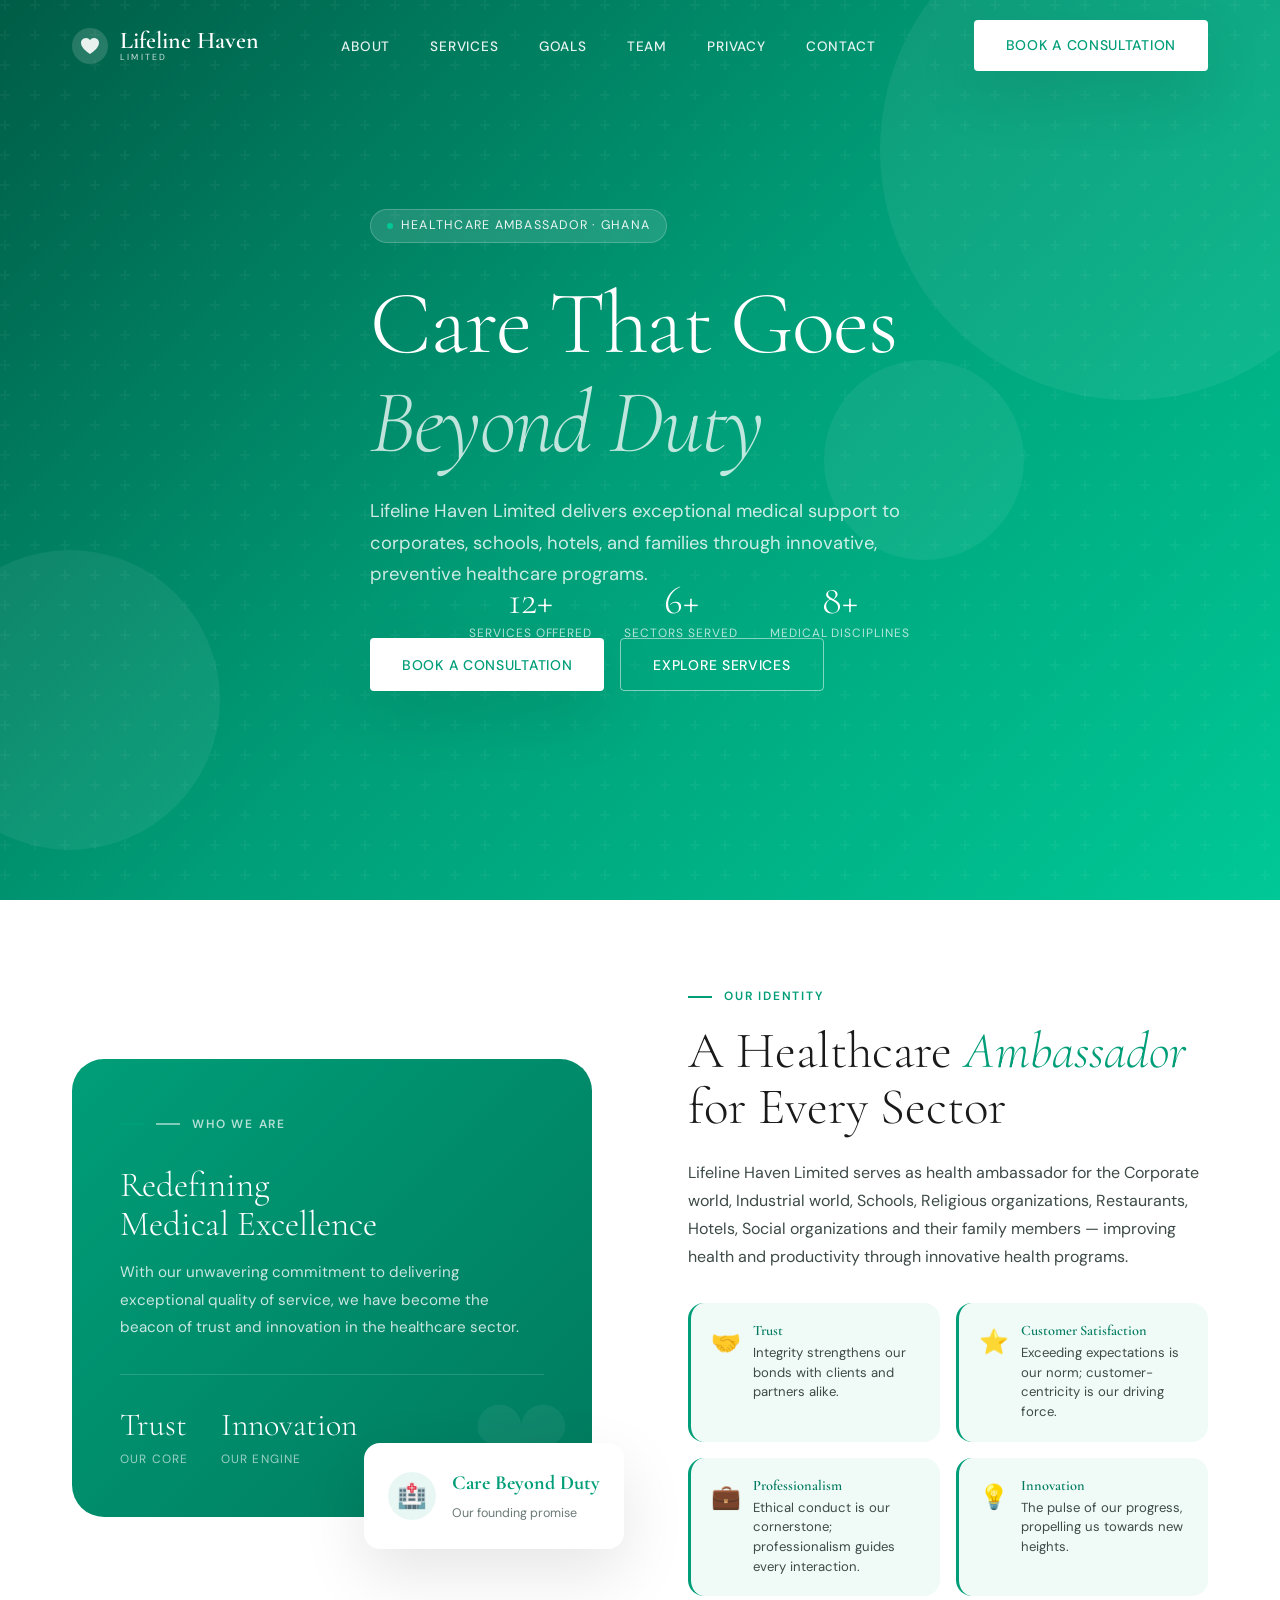
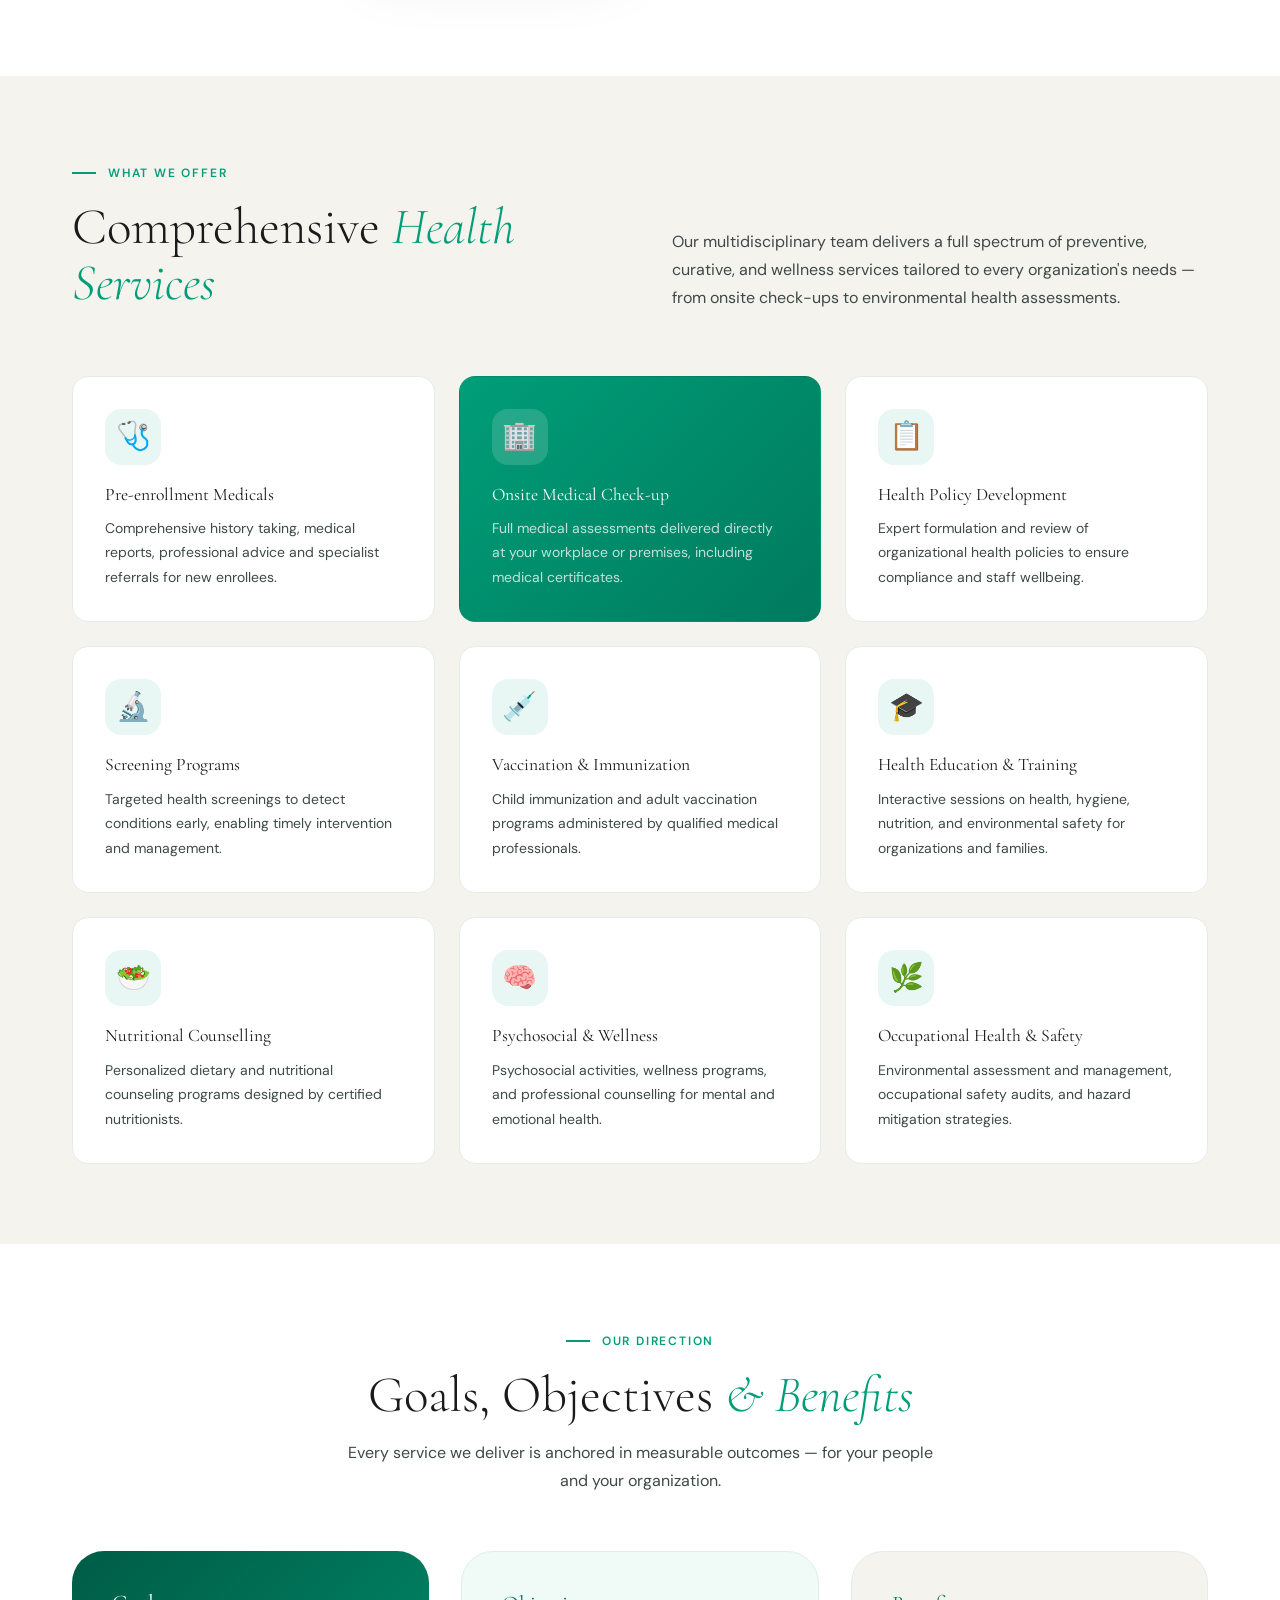
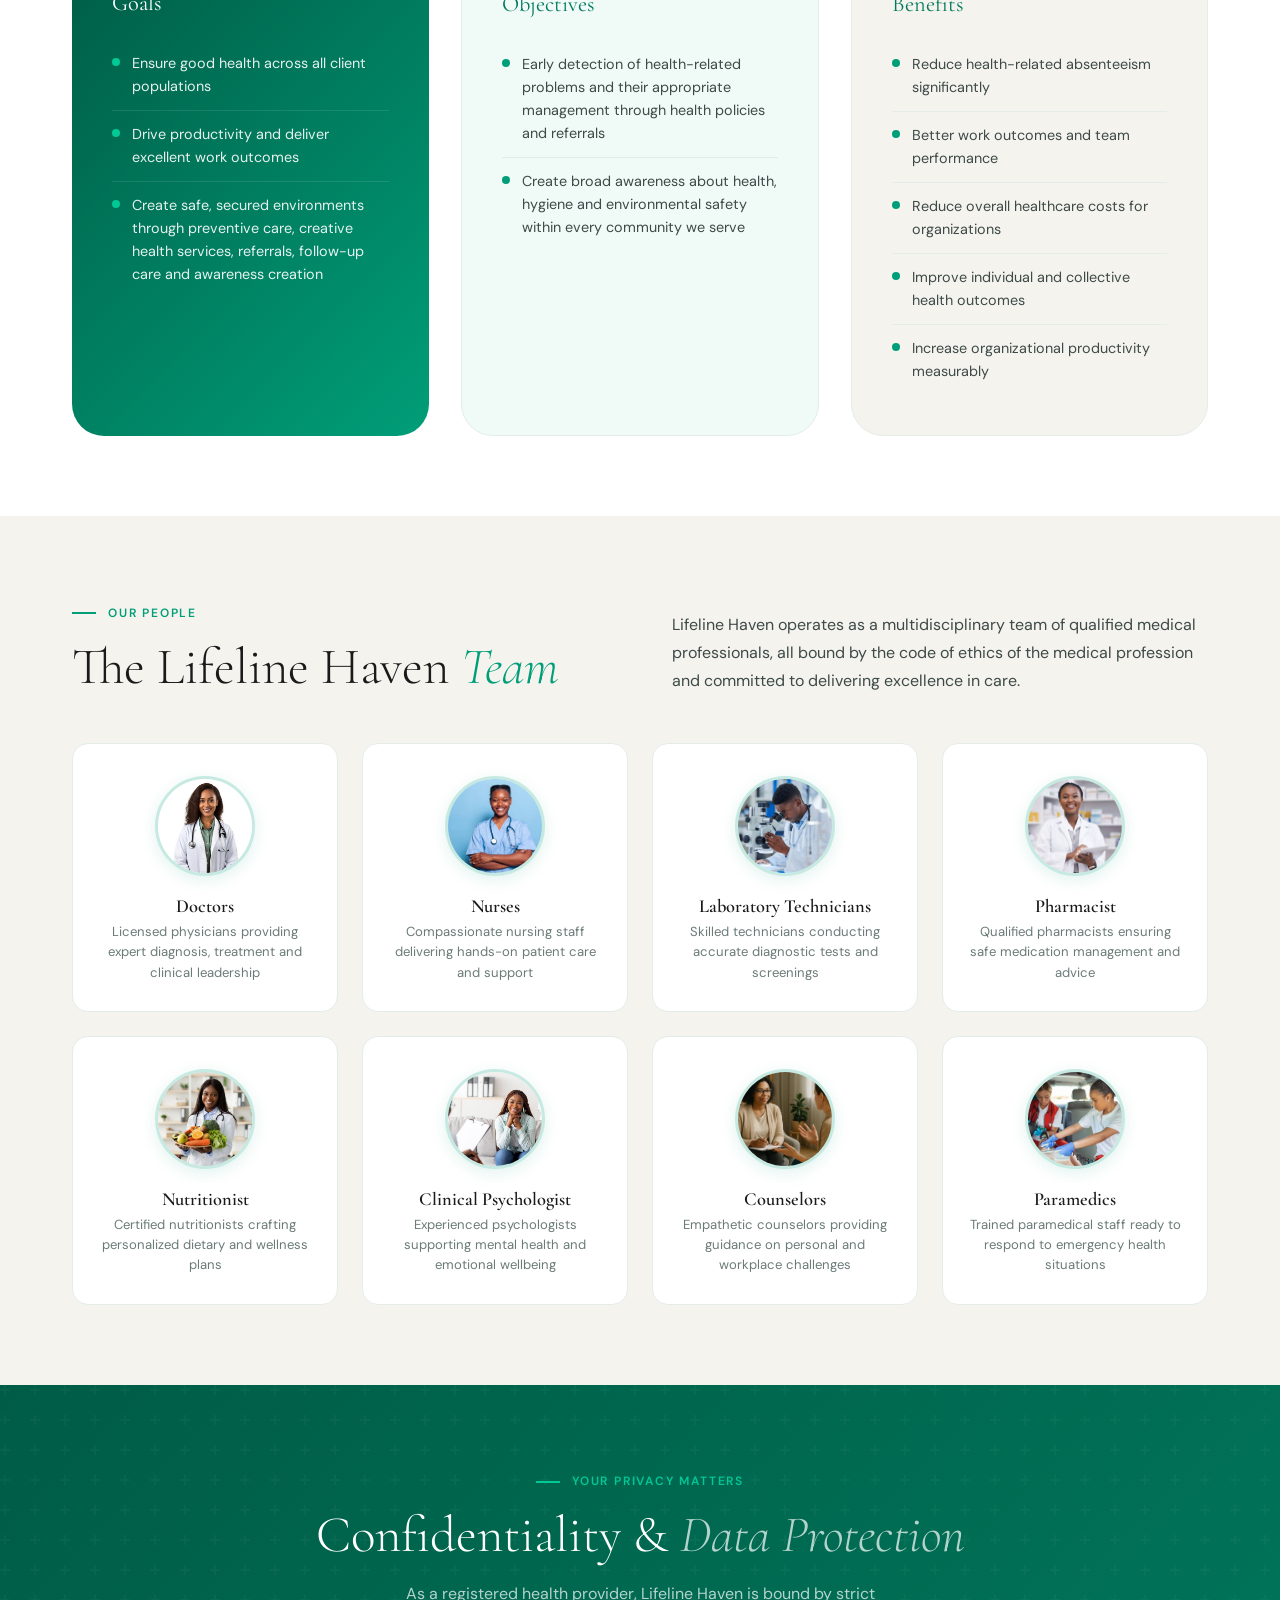
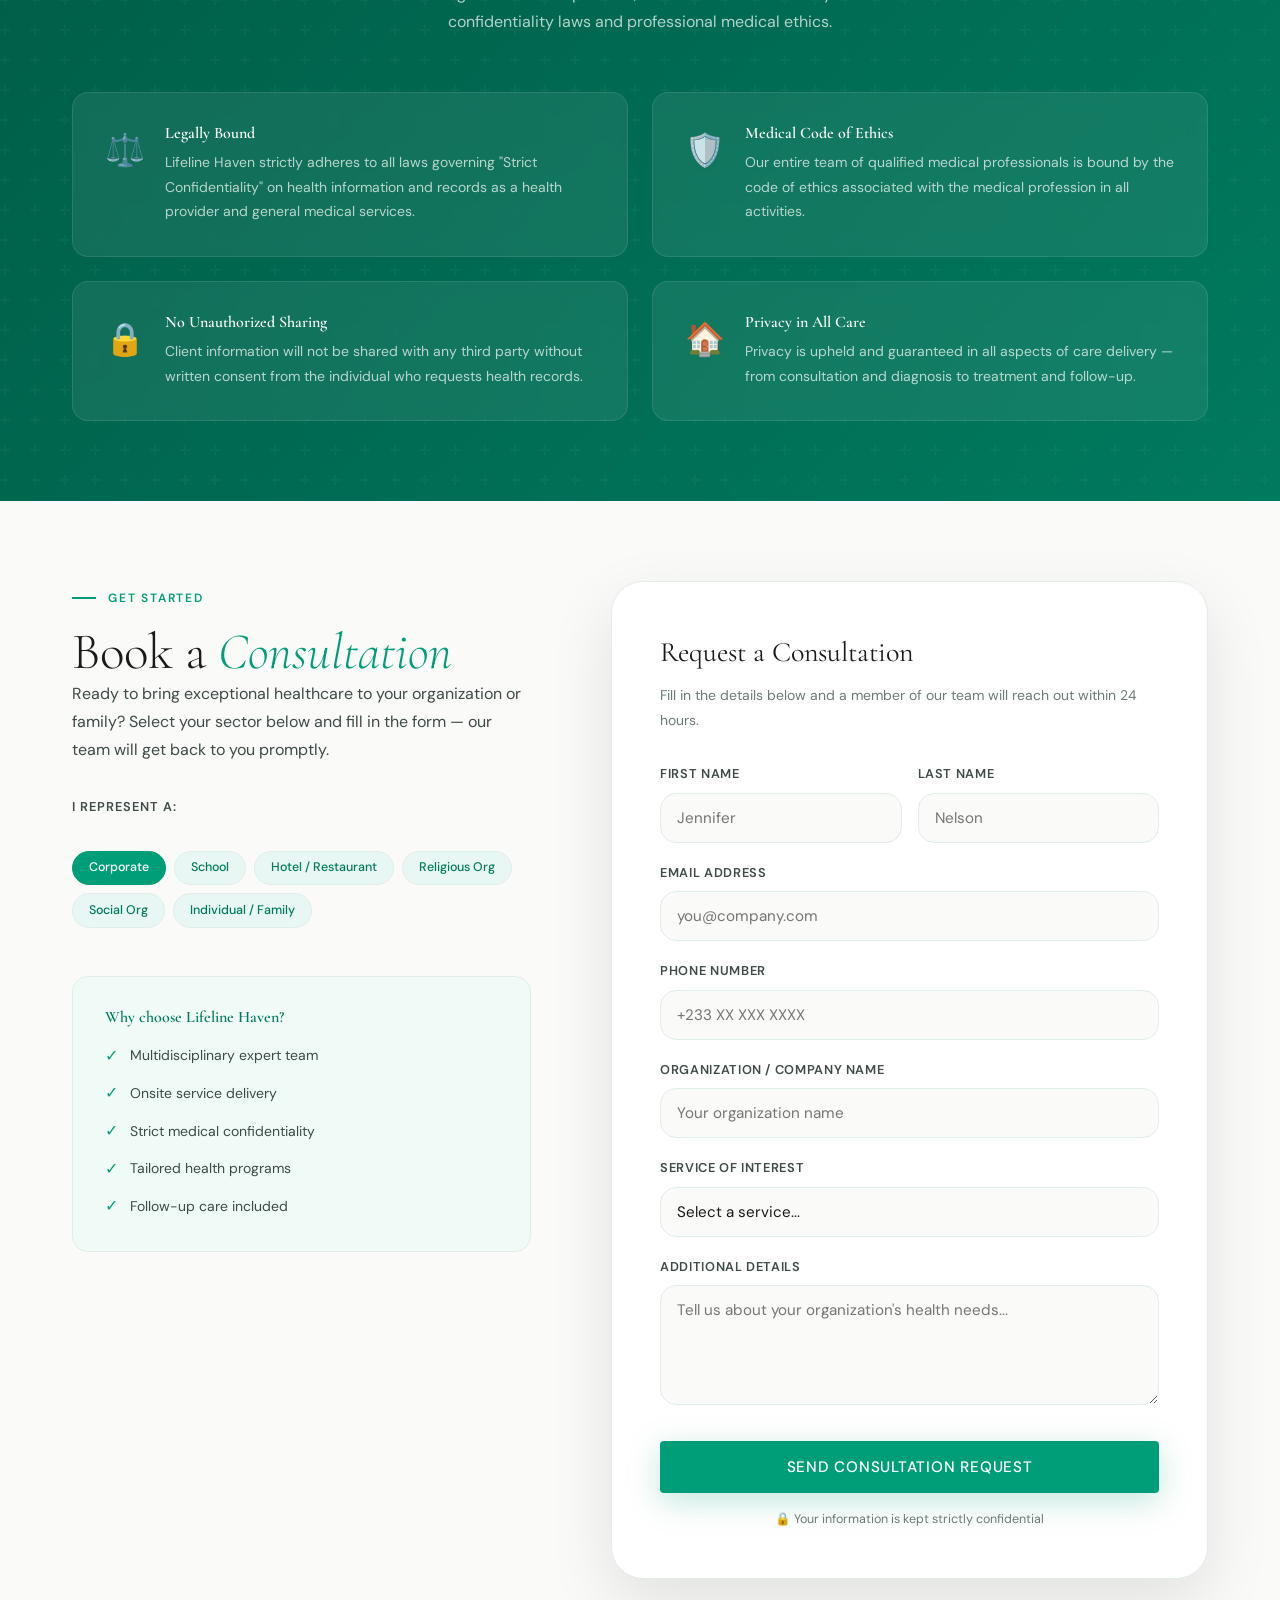
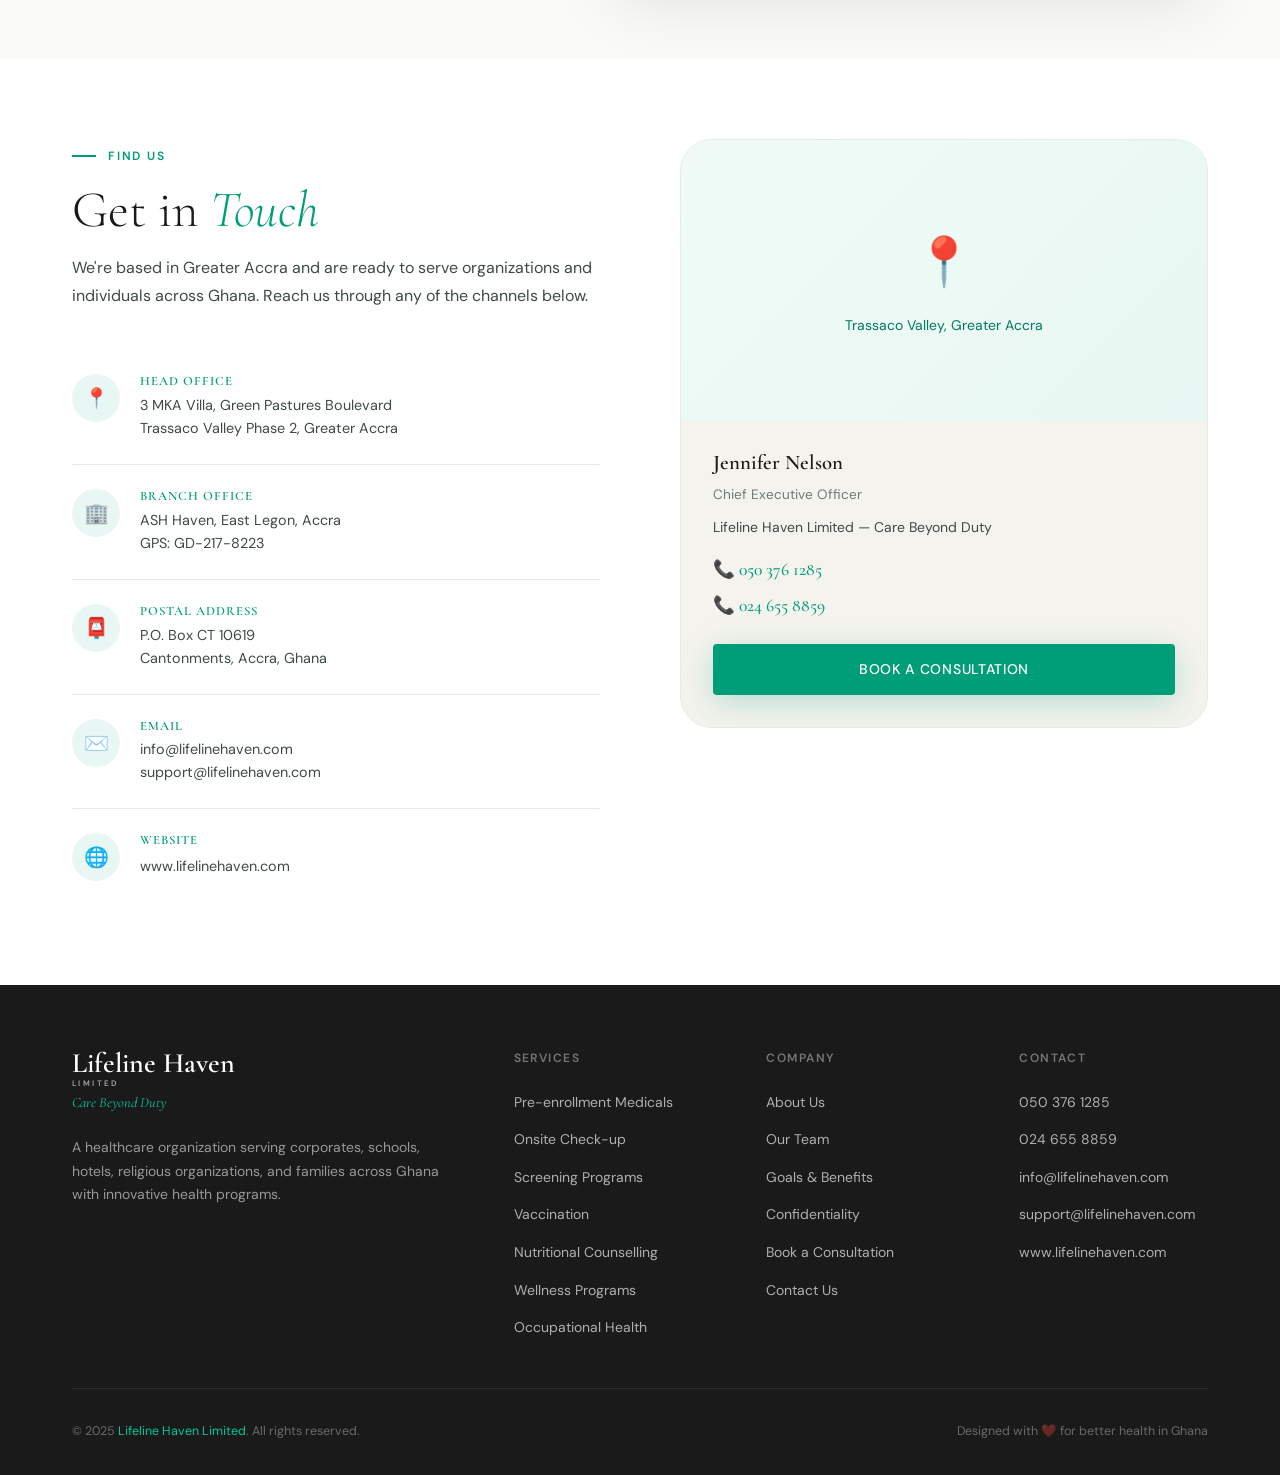
<file: index.html>
<!DOCTYPE html>

<html lang="en">
<head>
  <meta charset="UTF-8" />
  <meta name="viewport" content="width=device-width, initial-scale=1.0" />
  <title>Lifeline Haven Limited — Care Beyond Duty</title>
  <meta name="description" content="Lifeline Haven Limited is a Healthcare Organization serving corporates, schools, hotels, and families with innovative health programs in Ghana." />
  <link rel="stylesheet" href="css/style.css" />
  <link rel="icon" type="image/svg+xml" href="assets/favicon.svg" />
</head>
<body>

  <!-- ===== MOBILE NAV ===== -->

  <nav class="mobile-nav">
    <button class="mobile-close">✕</button>
    <a href="pages/about.html" class="nav-link">About</a>
    <a href="pages/services.html" class="nav-link">Services</a>
    <a href="#goals" class="nav-link">Goals</a>
    <a href="#team" class="nav-link">Team</a>
    <a href="#contact" class="nav-link">Contact</a>
    <a href="#booking" class="btn btn-primary">Book a Consultation</a>
  </nav>

  <!-- ===== NAVBAR ===== -->

  <header class="navbar">
    <div class="container">
      <div class="nav-inner">
        <a href="index.html" class="nav-logo">
          <svg class="nav-logo-icon" viewBox="0 0 36 36" fill="none" xmlns="http://www.w3.org/2000/svg">
            <circle cx="18" cy="18" r="18" fill="rgba(255,255,255,0.15)"/>
            <path d="M18 26s-9-5.5-9-11a5 5 0 0 1 9-3 5 5 0 0 1 9 3c0 5.5-9 11-9 11z" fill="white" opacity="0.9"/>
          </svg>
          <div class="nav-logo-text">
            Lifeline Haven
            <span>Limited</span>
          </div>
        </a>
        <ul class="nav-links">
          <li><a href="pages/about.html" class="nav-link">About</a></li>
          <li><a href="pages/services.html" class="nav-link">Services</a></li>
          <li><a href="#goals" class="nav-link">Goals</a></li>
          <li><a href="#team" class="nav-link">Team</a></li>
          <li><a href="#confidentiality" class="nav-link">Privacy</a></li>
          <li><a href="#contact" class="nav-link">Contact</a></li>
        </ul>
        <a href="#booking" class="btn btn-white nav-cta">Book a Consultation</a>
        <div class="hamburger">
          <span></span><span></span><span></span>
        </div>
      </div>
    </div>
  </header>

  <!-- ===== HERO ===== -->

  <section class="hero" id="home">
    <div class="hero-orb hero-orb-1"></div>
    <div class="hero-orb hero-orb-2"></div>
    <div class="hero-orb hero-orb-3"></div>
    <div class="container">
      <div class="hero-content">
        <div class="hero-badge">Healthcare Ambassador · Ghana</div>
        <h1>Care That Goes<br /><em>Beyond Duty</em></h1>
        <p class="hero-sub">Lifeline Haven Limited delivers exceptional medical support to corporates, schools, hotels, and families through innovative, preventive healthcare programs.</p>
        <div class="hero-actions">
          <a href="#booking" class="btn btn-white">Book a Consultation</a>
          <a href="#services" class="btn btn-outline" style="border-color:rgba(255,255,255,0.5);color:#fff;">Explore Services</a>
        </div>
        <div class="hero-stats">
          <div class="hero-stat">
            <div class="hero-stat-num" data-count="12" data-suffix="+">0+</div>
            <div class="hero-stat-label">Services Offered</div>
          </div>
          <div class="hero-stat">
            <div class="hero-stat-num" data-count="6" data-suffix="+">0+</div>
            <div class="hero-stat-label">Sectors Served</div>
          </div>
          <div class="hero-stat">
            <div class="hero-stat-num" data-count="8" data-suffix="+">0+</div>
            <div class="hero-stat-label">Medical Disciplines</div>
          </div>
        </div>
      </div>
    </div>
  </section>

  <!-- ===== ABOUT ===== -->

  <section class="about" id="about">
    <div class="container">
      <div class="about-grid">


    <div class="about-visual animate-up">
      <div class="about-card-main">
        <div class="section-label" style="color:rgba(255,255,255,0.7);">
          <span style="background:rgba(255,255,255,0.5);width:24px;height:2px;display:inline-block;"></span>
          Who We Are
        </div>
        <h2 style="color:#fff;margin-top:1rem;font-size:2.2rem;">Redefining<br />Medical Excellence</h2>
        <p style="color:rgba(255,255,255,0.78);margin-top:1rem;font-size:0.95rem;line-height:1.8;">
          With our unwavering commitment to delivering exceptional quality of service, we have become the beacon of trust and innovation in the healthcare sector.
        </p>
        <div style="margin-top:2rem;padding-top:1.5rem;border-top:1px solid rgba(255,255,255,0.15);display:flex;gap:2rem;">
          <div>
            <div style="font-family:'Cormorant Garamond',serif;font-size:2rem;color:#fff;font-weight:300;">Trust</div>
            <div style="font-size:0.75rem;color:rgba(255,255,255,0.6);text-transform:uppercase;letter-spacing:0.1em;">Our Core</div>
          </div>
          <div>
            <div style="font-family:'Cormorant Garamond',serif;font-size:2rem;color:#fff;font-weight:300;">Innovation</div>
            <div style="font-size:0.75rem;color:rgba(255,255,255,0.6);text-transform:uppercase;letter-spacing:0.1em;">Our Engine</div>
          </div>
        </div>
      </div>
      <div class="about-card-float">
        <div class="about-card-float-icon">🏥</div>
        <div class="about-card-float-text">
          <strong>Care Beyond Duty</strong>
          <span>Our founding promise</span>
        </div>
      </div>
    </div>

    <div class="animate-up delay-2">
      <div class="section-label">Our Identity</div>
      <h2>A Healthcare <em class="italic teal">Ambassador</em> for Every Sector</h2>
      <p style="margin-top:1.5rem;">
        Lifeline Haven Limited serves as health ambassador for the Corporate world, Industrial world, Schools, Religious organizations, Restaurants, Hotels, Social organizations and their family members — improving health and productivity through innovative health programs.
      </p>
      <div class="values-list">
        <div class="value-item">
          <div class="value-icon">🤝</div>
          <div>
            <h4>Trust</h4>
            <p>Integrity strengthens our bonds with clients and partners alike.</p>
          </div>
        </div>
        <div class="value-item">
          <div class="value-icon">⭐</div>
          <div>
            <h4>Customer Satisfaction</h4>
            <p>Exceeding expectations is our norm; customer-centricity is our driving force.</p>
          </div>
        </div>
        <div class="value-item">
          <div class="value-icon">💼</div>
          <div>
            <h4>Professionalism</h4>
            <p>Ethical conduct is our cornerstone; professionalism guides every interaction.</p>
          </div>
        </div>
        <div class="value-item">
          <div class="value-icon">💡</div>
          <div>
            <h4>Innovation</h4>
            <p>The pulse of our progress, propelling us towards new heights.</p>
          </div>
        </div>
      </div>
    </div>

  </div>
</div>


  </section>

  <!-- ===== SERVICES ===== -->

  <section class="services" id="services">
    <div class="container">
      <div class="services-intro">
        <div class="animate-up">
          <div class="section-label">What We Offer</div>
          <h2>Comprehensive <em class="italic teal">Health Services</em></h2>
        </div>
        <div class="animate-up delay-2">
          <p>Our multidisciplinary team delivers a full spectrum of preventive, curative, and wellness services tailored to every organization's needs — from onsite check-ups to environmental health assessments.</p>
        </div>
      </div>


  <div class="services-grid">

    <div class="service-card animate-up">
      <div class="service-icon">🩺</div>
      <h3>Pre-enrollment Medicals</h3>
      <p>Comprehensive history taking, medical reports, professional advice and specialist referrals for new enrollees.</p>
    </div>

    <div class="service-card service-card-featured animate-up delay-1">
      <div class="service-icon">🏢</div>
      <h3>Onsite Medical Check-up</h3>
      <p>Full medical assessments delivered directly at your workplace or premises, including medical certificates.</p>
    </div>

    <div class="service-card animate-up delay-2">
      <div class="service-icon">📋</div>
      <h3>Health Policy Development</h3>
      <p>Expert formulation and review of organizational health policies to ensure compliance and staff wellbeing.</p>
    </div>

    <div class="service-card animate-up delay-1">
      <div class="service-icon">🔬</div>
      <h3>Screening Programs</h3>
      <p>Targeted health screenings to detect conditions early, enabling timely intervention and management.</p>
    </div>

    <div class="service-card animate-up delay-2">
      <div class="service-icon">💉</div>
      <h3>Vaccination & Immunization</h3>
      <p>Child immunization and adult vaccination programs administered by qualified medical professionals.</p>
    </div>

    <div class="service-card animate-up delay-3">
      <div class="service-icon">🎓</div>
      <h3>Health Education & Training</h3>
      <p>Interactive sessions on health, hygiene, nutrition, and environmental safety for organizations and families.</p>
    </div>

    <div class="service-card animate-up">
      <div class="service-icon">🥗</div>
      <h3>Nutritional Counselling</h3>
      <p>Personalized dietary and nutritional counseling programs designed by certified nutritionists.</p>
    </div>

    <div class="service-card animate-up delay-1">
      <div class="service-icon">🧠</div>
      <h3>Psychosocial &amp; Wellness</h3>
      <p>Psychosocial activities, wellness programs, and professional counselling for mental and emotional health.</p>
    </div>

    <div class="service-card animate-up delay-2">
      <div class="service-icon">🌿</div>
      <h3>Occupational Health &amp; Safety</h3>
      <p>Environmental assessment and management, occupational safety audits, and hazard mitigation strategies.</p>
    </div>

  </div>
</div>


  </section>

  <!-- ===== GOALS & BENEFITS ===== -->

  <section class="goals" id="goals">
    <div class="container">
      <div style="text-align:center;max-width:600px;margin:0 auto 3.5rem;" class="animate-up">
        <div class="section-label" style="justify-content:center;">Our Direction</div>
        <h2>Goals, Objectives <em class="italic teal">&amp; Benefits</em></h2>
        <p style="margin-top:1rem;">Every service we deliver is anchored in measurable outcomes — for your people and your organization.</p>
      </div>


  <div class="goals-grid">

    <div class="goal-block goal-block-goals animate-up">
      <h3>Goals</h3>
      <ul class="goal-list">
        <li>
          <span class="goal-bullet"></span>
          Ensure good health across all client populations
        </li>
        <li>
          <span class="goal-bullet"></span>
          Drive productivity and deliver excellent work outcomes
        </li>
        <li>
          <span class="goal-bullet"></span>
          Create safe, secured environments through preventive care, creative health services, referrals, follow-up care and awareness creation
        </li>
      </ul>
    </div>

    <div class="goal-block goal-block-objectives animate-up delay-2">
      <h3>Objectives</h3>
      <ul class="goal-list">
        <li>
          <span class="goal-bullet"></span>
          Early detection of health-related problems and their appropriate management through health policies and referrals
        </li>
        <li>
          <span class="goal-bullet"></span>
          Create broad awareness about health, hygiene and environmental safety within every community we serve
        </li>
      </ul>
    </div>

    <div class="goal-block goal-block-benefits animate-up delay-3">
      <h3>Benefits</h3>
      <ul class="goal-list">
        <li>
          <span class="goal-bullet"></span>
          Reduce health-related absenteeism significantly
        </li>
        <li>
          <span class="goal-bullet"></span>
          Better work outcomes and team performance
        </li>
        <li>
          <span class="goal-bullet"></span>
          Reduce overall healthcare costs for organizations
        </li>
        <li>
          <span class="goal-bullet"></span>
          Improve individual and collective health outcomes
        </li>
        <li>
          <span class="goal-bullet"></span>
          Increase organizational productivity measurably
        </li>
      </ul>
    </div>

  </div>
</div>


  </section>

  <!-- ===== TEAM ===== -->

  <section class="team" id="team">
    <div class="container">
      <div style="display:grid;grid-template-columns:1fr 1fr;gap:4rem;align-items:end;margin-bottom:3rem;" class="animate-up">
        <div>
          <div class="section-label">Our People</div>
          <h2>The Lifeline Haven <em class="italic teal">Team</em></h2>
        </div>
        <div>
          <p>Lifeline Haven operates as a multidisciplinary team of qualified medical professionals, all bound by the code of ethics of the medical profession and committed to delivering excellence in care.</p>
        </div>
      </div>


  <div class="team-grid">

    <!-- Doctor -->
    <div class="team-card animate-up">
      <div class="team-icon">
        <img src="assets/team/doctor.jpg" alt="Doctor" onerror="this.style.display='none';this.nextElementSibling.style.display='flex';" />
        <div class="team-placeholder" style="display:none;">
          <svg viewBox="0 0 24 24" fill="none" stroke="currentColor" stroke-width="1.5"><circle cx="12" cy="8" r="4"/><path d="M4 20c0-4 3.6-7 8-7s8 3 8 7"/></svg>
          Add photo
        </div>
      </div>
      <h4>Doctors</h4>
      <p>Licensed physicians providing expert diagnosis, treatment and clinical leadership</p>
    </div>

    <!-- Nurse -->
    <div class="team-card animate-up delay-1">
      <div class="team-icon">
        <img src="assets/team/nurse.jpg" alt="Nurse" onerror="this.style.display='none';this.nextElementSibling.style.display='flex';" />
        <div class="team-placeholder" style="display:none;">
          <svg viewBox="0 0 24 24" fill="none" stroke="currentColor" stroke-width="1.5"><circle cx="12" cy="8" r="4"/><path d="M4 20c0-4 3.6-7 8-7s8 3 8 7"/></svg>
          Add photo
        </div>
      </div>
      <h4>Nurses</h4>
      <p>Compassionate nursing staff delivering hands-on patient care and support</p>
    </div>

    <!-- Lab Technician -->
    <div class="team-card animate-up delay-2">
      <div class="team-icon">
        <img src="assets/team/lab-technician.webp" alt="Laboratory Technician" onerror="this.style.display='none';this.nextElementSibling.style.display='flex';" />
        <div class="team-placeholder" style="display:none;">
          <svg viewBox="0 0 24 24" fill="none" stroke="currentColor" stroke-width="1.5"><circle cx="12" cy="8" r="4"/><path d="M4 20c0-4 3.6-7 8-7s8 3 8 7"/></svg>
          Add photo
        </div>
      </div>
      <h4>Laboratory Technicians</h4>
      <p>Skilled technicians conducting accurate diagnostic tests and screenings</p>
    </div>

    <!-- Pharmacist -->
    <div class="team-card animate-up delay-3">
      <div class="team-icon">
        <img src="assets/team/pharmacist.jpg" alt="Pharmacist" onerror="this.style.display='none';this.nextElementSibling.style.display='flex';" />
        <div class="team-placeholder" style="display:none;">
          <svg viewBox="0 0 24 24" fill="none" stroke="currentColor" stroke-width="1.5"><circle cx="12" cy="8" r="4"/><path d="M4 20c0-4 3.6-7 8-7s8 3 8 7"/></svg>
          Add photo
        </div>
      </div>
      <h4>Pharmacist</h4>
      <p>Qualified pharmacists ensuring safe medication management and advice</p>
    </div>

    <!-- Nutritionist -->
    <div class="team-card animate-up">
      <div class="team-icon">
        <img src="assets/team/nutritionist.webp" alt="Nutritionist" onerror="this.style.display='none';this.nextElementSibling.style.display='flex';" />
        <div class="team-placeholder" style="display:none;">
          <svg viewBox="0 0 24 24" fill="none" stroke="currentColor" stroke-width="1.5"><circle cx="12" cy="8" r="4"/><path d="M4 20c0-4 3.6-7 8-7s8 3 8 7"/></svg>
          Add photo
        </div>
      </div>
      <h4>Nutritionist</h4>
      <p>Certified nutritionists crafting personalized dietary and wellness plans</p>
    </div>

    <!-- Clinical Psychologist -->
    <div class="team-card animate-up delay-1">
      <div class="team-icon">
        <img src="assets/team/psychologist.jpg" alt="Clinical Psychologist" onerror="this.style.display='none';this.nextElementSibling.style.display='flex';" />
        <div class="team-placeholder" style="display:none;">
          <svg viewBox="0 0 24 24" fill="none" stroke="currentColor" stroke-width="1.5"><circle cx="12" cy="8" r="4"/><path d="M4 20c0-4 3.6-7 8-7s8 3 8 7"/></svg>
          Add photo
        </div>
      </div>
      <h4>Clinical Psychologist</h4>
      <p>Experienced psychologists supporting mental health and emotional wellbeing</p>
    </div>

    <!-- Counselor -->
    <div class="team-card animate-up delay-2">
      <div class="team-icon">
        <img src="assets/team/counselor.jpg" alt="Counselor" onerror="this.style.display='none';this.nextElementSibling.style.display='flex';" />
        <div class="team-placeholder" style="display:none;">
          <svg viewBox="0 0 24 24" fill="none" stroke="currentColor" stroke-width="1.5"><circle cx="12" cy="8" r="4"/><path d="M4 20c0-4 3.6-7 8-7s8 3 8 7"/></svg>
          Add photo
        </div>
      </div>
      <h4>Counselors</h4>
      <p>Empathetic counselors providing guidance on personal and workplace challenges</p>
    </div>

    <!-- Paramedic -->
    <div class="team-card animate-up delay-3">
      <div class="team-icon">
        <img src="assets/team/paramedic.jpg" alt="Paramedic" onerror="this.style.display='none';this.nextElementSibling.style.display='flex';" />
        <div class="team-placeholder" style="display:none;">
          <svg viewBox="0 0 24 24" fill="none" stroke="currentColor" stroke-width="1.5"><circle cx="12" cy="8" r="4"/><path d="M4 20c0-4 3.6-7 8-7s8 3 8 7"/></svg>
          Add photo
        </div>
      </div>
      <h4>Paramedics</h4>
      <p>Trained paramedical staff ready to respond to emergency health situations</p>
    </div>

  </div>
</div>


  </section>

  <!-- ===== CONFIDENTIALITY ===== -->

  <section class="confidentiality" id="confidentiality">
    <div class="container">
      <div class="conf-inner">
        <div class="conf-header animate-up">
          <div class="section-label">Your Privacy Matters</div>
          <h2 style="color:#fff;">Confidentiality &amp; <em class="italic" style="color:rgba(255,255,255,0.7);">Data Protection</em></h2>
          <p style="color:rgba(255,255,255,0.7);max-width:550px;margin:1rem auto 0;">As a registered health provider, Lifeline Haven is bound by strict confidentiality laws and professional medical ethics.</p>
        </div>


    <div class="conf-grid">
      <div class="conf-item animate-up">
        <div class="conf-icon">⚖️</div>
        <div>
          <h4>Legally Bound</h4>
          <p>Lifeline Haven strictly adheres to all laws governing "Strict Confidentiality" on health information and records as a health provider and general medical services.</p>
        </div>
      </div>
      <div class="conf-item animate-up delay-1">
        <div class="conf-icon">🛡️</div>
        <div>
          <h4>Medical Code of Ethics</h4>
          <p>Our entire team of qualified medical professionals is bound by the code of ethics associated with the medical profession in all activities.</p>
        </div>
      </div>
      <div class="conf-item animate-up delay-2">
        <div class="conf-icon">🔒</div>
        <div>
          <h4>No Unauthorized Sharing</h4>
          <p>Client information will not be shared with any third party without written consent from the individual who requests health records.</p>
        </div>
      </div>
      <div class="conf-item animate-up delay-3">
        <div class="conf-icon">🏠</div>
        <div>
          <h4>Privacy in All Care</h4>
          <p>Privacy is upheld and guaranteed in all aspects of care delivery — from consultation and diagnosis to treatment and follow-up.</p>
        </div>
      </div>
    </div>
  </div>
</div>


  </section>

  <!-- ===== BOOKING ===== -->

  <section class="booking" id="booking">
    <div class="container">
      <div class="booking-grid">


    <div class="animate-up">
      <div class="section-label">Get Started</div>
      <h2>Book a <em class="italic teal">Consultation</em></h2>
      <p>Ready to bring exceptional healthcare to your organization or family? Select your sector below and fill in the form — our team will get back to you promptly.</p>

      <div style="margin-top:2rem;">
        <p style="font-size:0.8rem;font-weight:600;letter-spacing:0.08em;text-transform:uppercase;color:var(--slate);margin-bottom:0.75rem;">I represent a:</p>
        <div class="booking-sectors">
          <span class="sector-tag active" data-sector="corporate">Corporate</span>
          <span class="sector-tag" data-sector="school">School</span>
          <span class="sector-tag" data-sector="hotel">Hotel / Restaurant</span>
          <span class="sector-tag" data-sector="religious">Religious Org</span>
          <span class="sector-tag" data-sector="social">Social Org</span>
          <span class="sector-tag" data-sector="individual">Individual / Family</span>
        </div>
      </div>

      <div style="margin-top:3rem;padding:2rem;background:var(--teal-mist);border-radius:var(--radius-lg);border:1px solid var(--border);">
        <h4 style="font-size:1rem;margin-bottom:1rem;color:var(--teal-dark);">Why choose Lifeline Haven?</h4>
        <ul style="display:flex;flex-direction:column;gap:0.75rem;">
          <li style="display:flex;align-items:center;gap:0.75rem;font-size:0.875rem;color:var(--slate);">
            <span style="color:var(--teal);font-size:1rem;">✓</span> Multidisciplinary expert team
          </li>
          <li style="display:flex;align-items:center;gap:0.75rem;font-size:0.875rem;color:var(--slate);">
            <span style="color:var(--teal);font-size:1rem;">✓</span> Onsite service delivery
          </li>
          <li style="display:flex;align-items:center;gap:0.75rem;font-size:0.875rem;color:var(--slate);">
            <span style="color:var(--teal);font-size:1rem;">✓</span> Strict medical confidentiality
          </li>
          <li style="display:flex;align-items:center;gap:0.75rem;font-size:0.875rem;color:var(--slate);">
            <span style="color:var(--teal);font-size:1rem;">✓</span> Tailored health programs
          </li>
          <li style="display:flex;align-items:center;gap:0.75rem;font-size:0.875rem;color:var(--slate);">
            <span style="color:var(--teal);font-size:1rem;">✓</span> Follow-up care included
          </li>
        </ul>
      </div>
    </div>

    <div class="animate-up delay-2">
      <div class="booking-form">
        <div id="booking-form-inner">
          <div class="form-title">Request a Consultation</div>
          <p class="form-subtitle">Fill in the details below and a member of our team will reach out within 24 hours.</p>

          <form id="booking-form">
            <div class="form-row">
              <div class="form-group">
                <label for="first-name">First Name</label>
                <input type="text" id="first-name" placeholder="Jennifer" required />
              </div>
              <div class="form-group">
                <label for="last-name">Last Name</label>
                <input type="text" id="last-name" placeholder="Nelson" required />
              </div>
            </div>

            <div class="form-group">
              <label for="email">Email Address</label>
              <input type="email" id="email" placeholder="you@company.com" required />
            </div>

            <div class="form-group">
              <label for="phone">Phone Number</label>
              <input type="tel" id="phone" placeholder="+233 XX XXX XXXX" required />
            </div>

            <div class="form-group">
              <label for="organization">Organization / Company Name</label>
              <input type="text" id="organization" placeholder="Your organization name" />
            </div>

            <div class="form-group">
              <label for="service-type">Service of Interest</label>
              <select id="service-type" required>
                <option value="">Select a service...</option>
                <option>Occupational Health Assessment</option>
                <option>Pre-enrollment Medicals</option>
                <option>Onsite Medical Check-up</option>
                <option>Health Education/Training</option>
                <option>General Wellness Program</option>
                <option>Screening &amp; Vaccination</option>
                <option>Nutritional Counselling</option>
                <option>Psychosocial Support</option>
                <option>Environmental Health &amp; Safety</option>
                <option>Multiple Services / Custom Package</option>
              </select>
            </div>

            <div class="form-group">
              <label for="message">Additional Details</label>
              <textarea id="message" placeholder="Tell us about your organization's health needs..."></textarea>
            </div>

            <button type="submit" class="btn btn-primary form-submit">Send Consultation Request</button>
            <p class="form-note">🔒 Your information is kept strictly confidential</p>
          </form>
        </div>

        <div class="success-message" id="form-success">
          <div class="success-icon">✅</div>
          <h3 style="font-family:'Cormorant Garamond',serif;font-size:1.75rem;margin-bottom:0.75rem;">Request Received!</h3>
          <p>Thank you for reaching out to Lifeline Haven. Our team will contact you within 24 hours to discuss your healthcare needs.</p>
          <p style="margin-top:1rem;font-size:0.875rem;color:var(--grey);">Questions? Call us: <strong style="color:var(--teal);">050 376 1285</strong></p>
        </div>
      </div>
    </div>

  </div>
</div>


  </section>

  <!-- ===== CONTACT ===== -->

  <section class="contact" id="contact">
    <div class="container">
      <div class="contact-grid">


    <div class="animate-up">
      <div class="section-label">Find Us</div>
      <h2>Get in <em class="italic teal">Touch</em></h2>
      <p style="margin-top:1rem;">We're based in Greater Accra and are ready to serve organizations and individuals across Ghana. Reach us through any of the channels below.</p>

      <div class="contact-items">
        <div class="contact-item">
          <div class="contact-item-icon">📍</div>
          <div>
            <h4>Head Office</h4>
            <p>3 MKA Villa, Green Pastures Boulevard<br />Trassaco Valley Phase 2, Greater Accra</p>
          </div>
        </div>
        <div class="contact-item">
          <div class="contact-item-icon">🏢</div>
          <div>
            <h4>Branch Office</h4>
            <p>ASH Haven, East Legon, Accra<br />GPS: GD-217-8223</p>
          </div>
        </div>
        <div class="contact-item">
          <div class="contact-item-icon">📮</div>
          <div>
            <h4>Postal Address</h4>
            <p>P.O. Box CT 10619<br />Cantonments, Accra, Ghana</p>
          </div>
        </div>
        <div class="contact-item">
          <div class="contact-item-icon">✉️</div>
          <div>
            <h4>Email</h4>
            <p>
              <a href="mailto:info@lifelinehaven.com">info@lifelinehaven.com</a><br />
              <a href="mailto:support@lifelinehaven.com">support@lifelinehaven.com</a>
            </p>
          </div>
        </div>
        <div class="contact-item">
          <div class="contact-item-icon">🌐</div>
          <div>
            <h4>Website</h4>
            <a href="http://www.lifelinehaven.com" target="_blank">www.lifelinehaven.com</a>
          </div>
        </div>
      </div>
    </div>

    <div class="animate-up delay-2">
      <div class="contact-map">
        <div class="map-placeholder">
          <span>📍</span>
          <p>Trassaco Valley, Greater Accra</p>
        </div>
        <div class="contact-card">
          <h4>Jennifer Nelson</h4>
          <p style="color:var(--grey);font-size:0.85rem;margin-bottom:0.25rem;">Chief Executive Officer</p>
          <p style="font-size:0.875rem;color:var(--slate);margin-top:0.5rem;">Lifeline Haven Limited — Care Beyond Duty</p>
          <div class="contact-numbers">
            <a href="tel:+233503761285">📞 050 376 1285</a>
            <a href="tel:+233246558859">📞 024 655 8859</a>
          </div>
          <a href="#booking" class="btn btn-primary" style="margin-top:1.5rem;width:100%;justify-content:center;">Book a Consultation</a>
        </div>
      </div>
    </div>

  </div>
</div>


  </section>

  <!-- ===== FOOTER ===== -->

  <footer class="footer">
    <div class="container">
      <div class="footer-grid">


    <div class="footer-brand">
      <div class="footer-logo-text">
        Lifeline Haven
        <span>Limited</span>
      </div>
      <p class="footer-tagline">Care Beyond Duty</p>
      <p style="margin-top:1.25rem;">A healthcare organization serving corporates, schools, hotels, religious organizations, and families across Ghana with innovative health programs.</p>
    </div>

    <div class="footer-col">
      <h5>Services</h5>
      <ul>
        <li><a href="#services">Pre-enrollment Medicals</a></li>
        <li><a href="#services">Onsite Check-up</a></li>
        <li><a href="#services">Screening Programs</a></li>
        <li><a href="#services">Vaccination</a></li>
        <li><a href="#services">Nutritional Counselling</a></li>
        <li><a href="#services">Wellness Programs</a></li>
        <li><a href="#services">Occupational Health</a></li>
      </ul>
    </div>

    <div class="footer-col">
      <h5>Company</h5>
      <ul>
        <li><a href="#about">About Us</a></li>
        <li><a href="#team">Our Team</a></li>
        <li><a href="#goals">Goals &amp; Benefits</a></li>
        <li><a href="#confidentiality">Confidentiality</a></li>
        <li><a href="#booking">Book a Consultation</a></li>
        <li><a href="#contact">Contact Us</a></li>
      </ul>
    </div>

    <div class="footer-col">
      <h5>Contact</h5>
      <ul>
        <li><a href="tel:+233503761285">050 376 1285</a></li>
        <li><a href="tel:+233246558859">024 655 8859</a></li>
        <li><a href="mailto:info@lifelinehaven.com">info@lifelinehaven.com</a></li>
        <li><a href="mailto:support@lifelinehaven.com">support@lifelinehaven.com</a></li>
        <li><a href="http://www.lifelinehaven.com" target="_blank">www.lifelinehaven.com</a></li>
      </ul>
    </div>

  </div>

  <div class="footer-bottom">
    <p>© 2025 <span class="teal">Lifeline Haven Limited</span>. All rights reserved.</p>
    <p>Designed with ❤️ for better health in Ghana</p>
  </div>
</div>


  </footer>

  <script src="js/main.js"></script>

</body>
</html>
</file>
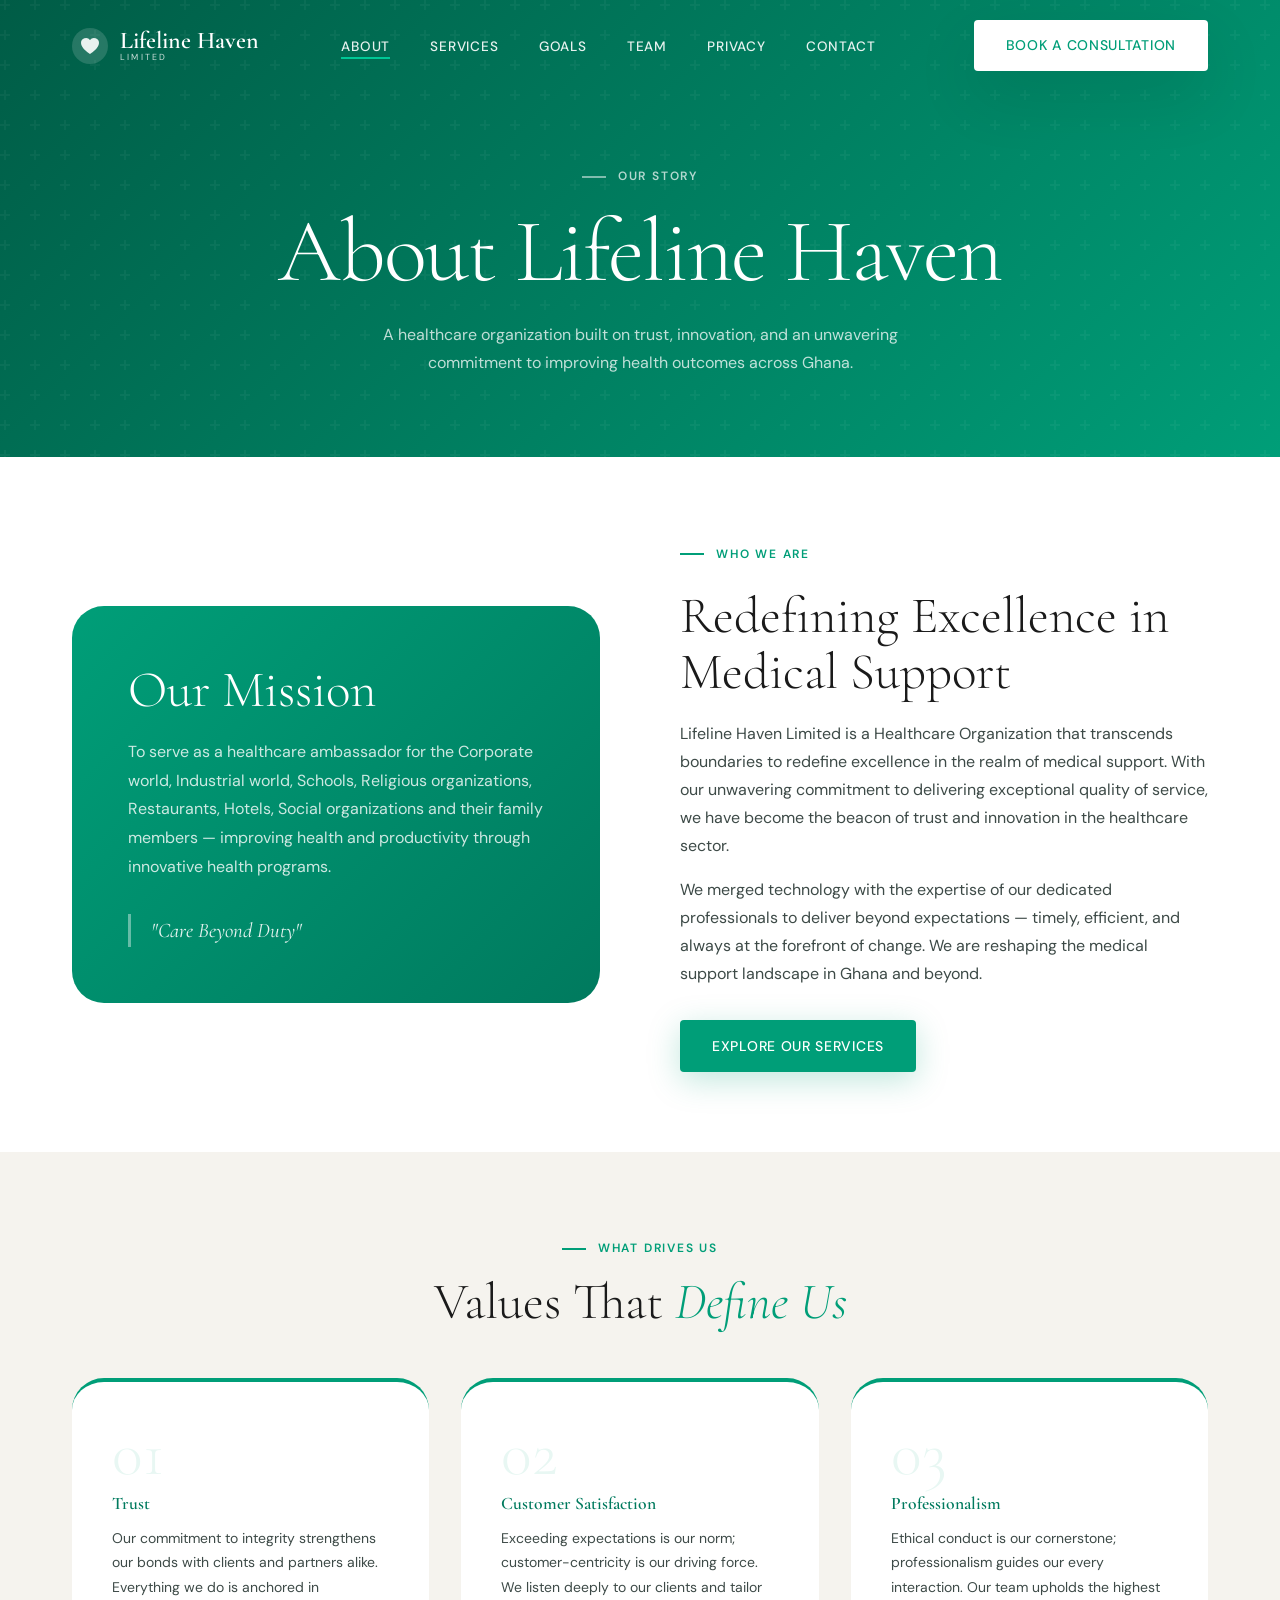
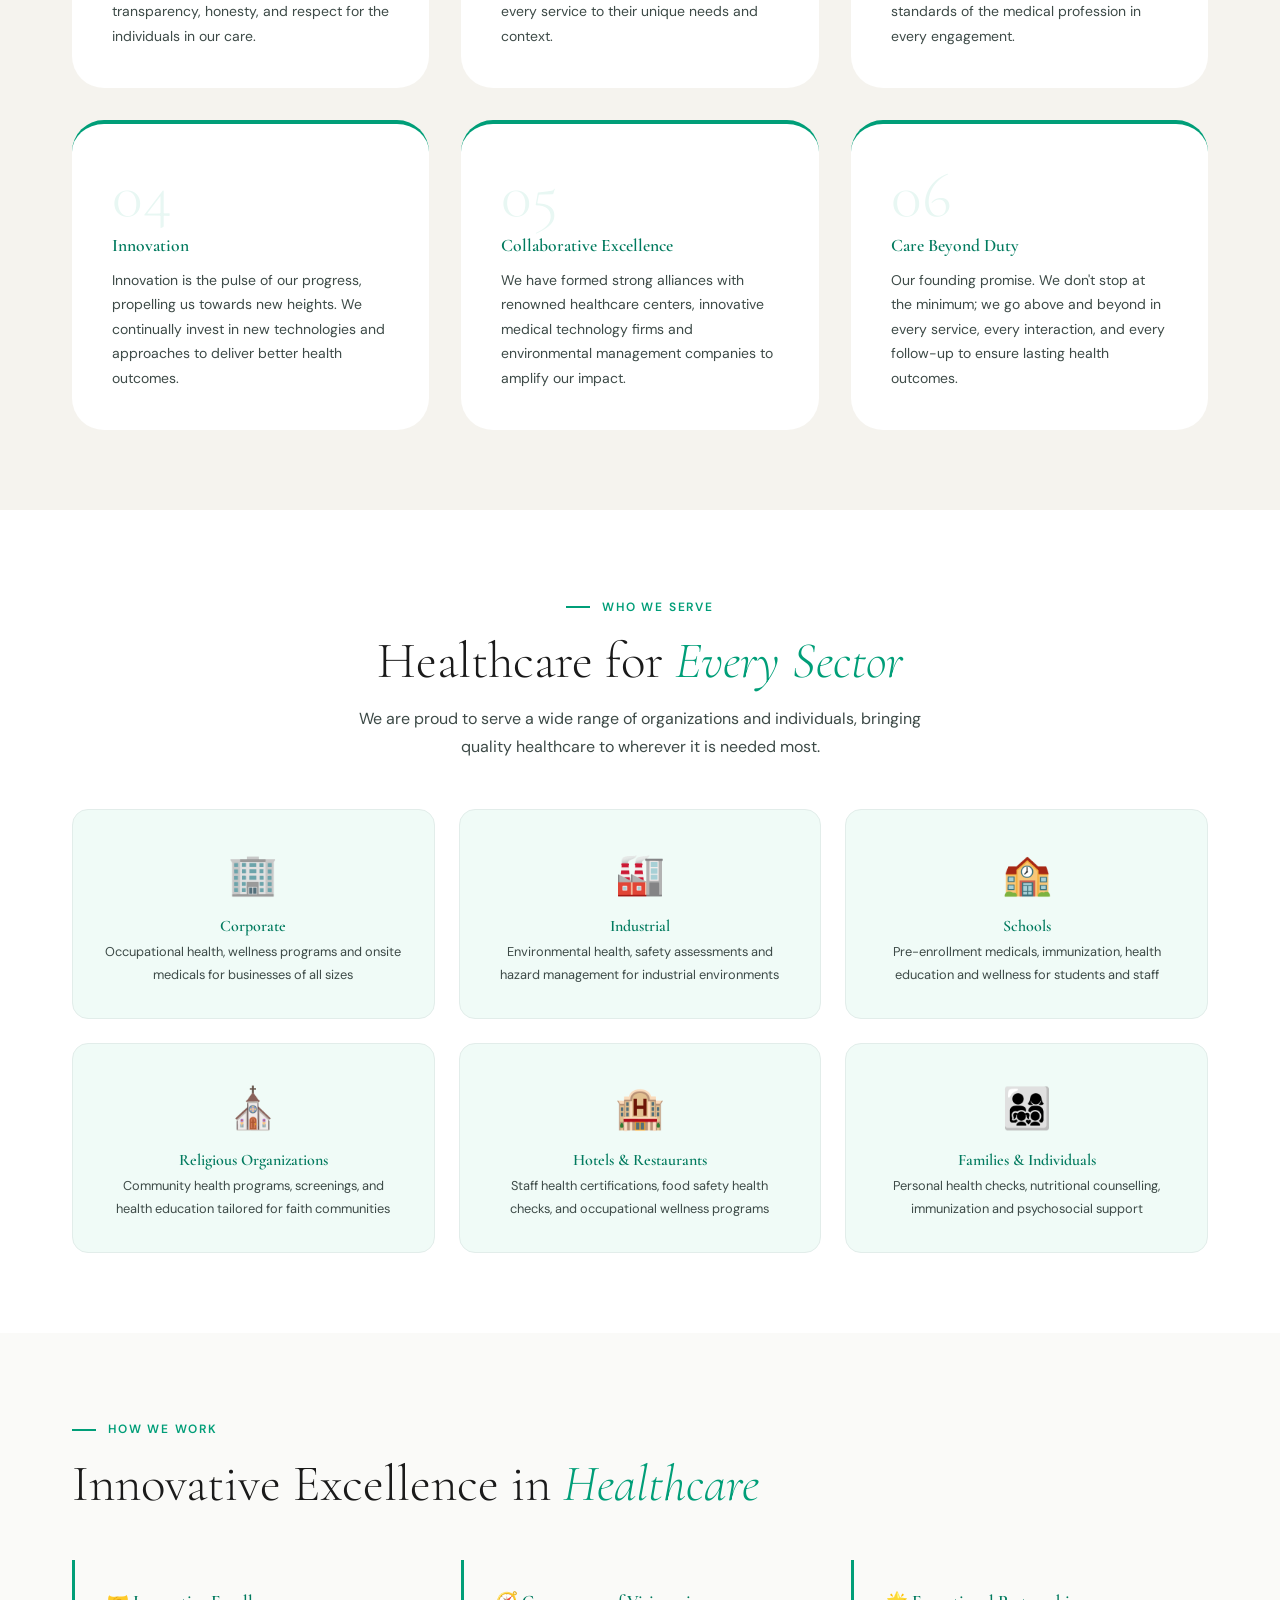
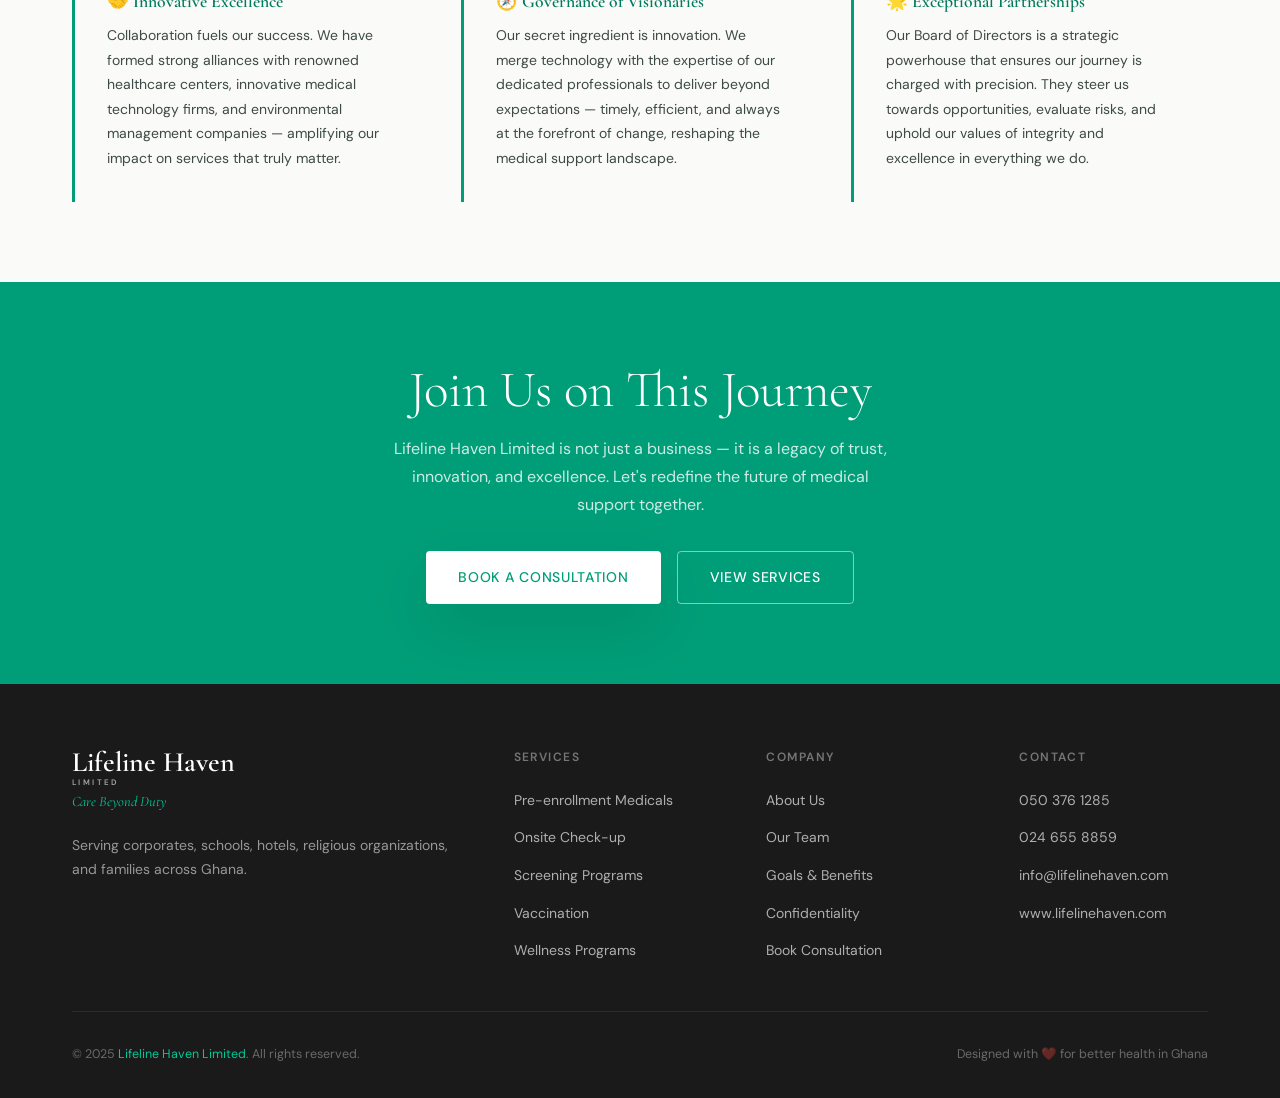
<file: pages/about.html>
<!DOCTYPE html>
<html lang="en">
<head>
  <meta charset="UTF-8" />
  <meta name="viewport" content="width=device-width, initial-scale=1.0" />
  <title>About Us — Lifeline Haven Limited</title>
  <meta name="description" content="Learn about Lifeline Haven Limited — our mission, values, team and approach to healthcare in Ghana." />
  <link rel="stylesheet" href="../css/style.css" />
  <link rel="icon" type="image/svg+xml" href="../assets/favicon.svg" />
  <style>
    .page-hero {
      background: linear-gradient(135deg, var(--teal-deep), var(--teal));
      padding: 10rem 0 5rem;
      text-align: center;
      position: relative;
      overflow: hidden;
    }
    .page-hero::before {
      content: '';
      position: absolute;
      inset: 0;
      background: url("data:image/svg+xml,%3Csvg width='60' height='60' viewBox='0 0 60 60' xmlns='http://www.w3.org/2000/svg'%3E%3Cg fill='none' fill-rule='evenodd'%3E%3Cg fill='%23ffffff' fill-opacity='0.04'%3E%3Cpath d='M36 34v-4h-2v4h-4v2h4v4h2v-4h4v-2h-4zm0-30V0h-2v4h-4v2h4v4h2V6h4V4h-4zM6 34v-4H4v4H0v2h4v4h2v-4h4v-2H6zM6 4V0H4v4H0v2h4v4h2V6h4V4H6z'/%3E%3C/g%3E%3C/g%3E%3C/svg%3E");
    }
    .page-hero h1 { color: var(--white); position: relative; }
    .page-hero p { color: rgba(255,255,255,0.75); max-width: 550px; margin: 1.25rem auto 0; position: relative; }
    .page-hero .section-label { color: rgba(255,255,255,0.7); justify-content: center; position: relative; }
    .page-hero .section-label::before { background: rgba(255,255,255,0.5); }

    .mission-section { background: var(--white); }
    .mission-grid { display: grid; grid-template-columns: 1fr 1fr; gap: 5rem; align-items: center; }
    @media(max-width:768px){ .mission-grid { grid-template-columns:1fr; gap:2.5rem; } }

    .mission-card {
      background: linear-gradient(135deg, var(--teal), var(--teal-dark));
      border-radius: var(--radius-xl);
      padding: 3.5rem;
      color: white;
    }
    .mission-card h2 { color: white; margin-bottom: 1.25rem; }
    .mission-card p { color: rgba(255,255,255,0.8); line-height: 1.8; }
    .mission-card blockquote {
      border-left: 3px solid rgba(255,255,255,0.4);
      padding-left: 1.25rem;
      margin-top: 2rem;
      font-family: 'Cormorant Garamond', serif;
      font-style: italic;
      font-size: 1.3rem;
      color: rgba(255,255,255,0.9);
      line-height: 1.6;
    }

    .pillars { background: var(--cream); }
    .pillars-grid { display: grid; grid-template-columns: repeat(3,1fr); gap: 2rem; margin-top: 3rem; }
    @media(max-width:768px){ .pillars-grid { grid-template-columns: 1fr; } }

    .pillar-card {
      background: var(--white);
      border-radius: var(--radius-xl);
      padding: 2.5rem;
      border-top: 4px solid var(--teal);
      transition: var(--transition);
    }
    .pillar-card:hover { transform: translateY(-4px); box-shadow: var(--shadow-md); }
    .pillar-num {
      font-family: 'Cormorant Garamond', serif;
      font-size: 4rem;
      color: var(--teal-pale);
      font-weight: 300;
      line-height: 1;
      margin-bottom: 0.5rem;
    }
    .pillar-card h4 { font-size: 1.1rem; color: var(--teal-dark); margin-bottom: 0.75rem; }
    .pillar-card p { font-size: 0.875rem; }

    .sectors-section { background: var(--white); }
    .sectors-grid {
      display: grid;
      grid-template-columns: repeat(3, 1fr);
      gap: 1.5rem;
      margin-top: 3rem;
    }
    @media(max-width:768px){ .sectors-grid { grid-template-columns: 1fr 1fr; } }

    .sector-card {
      padding: 2rem;
      background: var(--teal-mist);
      border-radius: var(--radius-lg);
      text-align: center;
      border: 1px solid var(--border);
      transition: var(--transition);
    }
    .sector-card:hover { background: var(--teal); border-color: var(--teal); }
    .sector-card:hover h4, .sector-card:hover p { color: white; }
    .sector-card-icon { font-size: 2.5rem; margin-bottom: 0.75rem; }
    .sector-card h4 { font-size: 1rem; color: var(--teal-dark); margin-bottom: 0.35rem; transition: var(--transition); }
    .sector-card p { font-size: 0.8rem; color: var(--slate); transition: var(--transition); }

    .innovation { background: var(--off-white); }
    .inno-grid { display: grid; grid-template-columns: 1fr 1fr 1fr; gap: 2rem; margin-top: 3rem; }
    @media(max-width:768px){ .inno-grid { grid-template-columns: 1fr; } }

    .inno-item { padding: 2rem; border-left: 3px solid var(--teal); }
    .inno-item h4 { color: var(--teal-dark); margin-bottom: 0.75rem; font-size: 1.1rem; }
    .inno-item p { font-size: 0.875rem; }
  </style>
</head>
<body>

  <nav class="mobile-nav">
    <button class="mobile-close">✕</button>
    <a href="about.html" class="nav-link">About</a>
    <a href="services.html" class="nav-link">Services</a>
    <a href="../index.html#goals" class="nav-link">Goals</a>
    <a href="../index.html#team" class="nav-link">Team</a>
    <a href="../index.html#contact" class="nav-link">Contact</a>
    <a href="../index.html#booking" class="btn btn-primary">Book a Consultation</a>
  </nav>

  <header class="navbar">
    <div class="container">
      <div class="nav-inner">
        <a href="../index.html" class="nav-logo">
          <svg class="nav-logo-icon" viewBox="0 0 36 36" fill="none">
            <circle cx="18" cy="18" r="18" fill="rgba(255,255,255,0.15)"/>
            <path d="M18 26s-9-5.5-9-11a5 5 0 0 1 9-3 5 5 0 0 1 9 3c0 5.5-9 11-9 11z" fill="white" opacity="0.9"/>
          </svg>
          <div class="nav-logo-text">Lifeline Haven<span>Limited</span></div>
        </a>
        <ul class="nav-links">
          <li><a href="about.html" class="nav-link active">About</a></li>
          <li><a href="services.html" class="nav-link">Services</a></li>
          <li><a href="../index.html#goals" class="nav-link">Goals</a></li>
          <li><a href="../index.html#team" class="nav-link">Team</a></li>
          <li><a href="../index.html#confidentiality" class="nav-link">Privacy</a></li>
          <li><a href="../index.html#contact" class="nav-link">Contact</a></li>
        </ul>
        <a href="../index.html#booking" class="btn btn-white nav-cta">Book a Consultation</a>
        <div class="hamburger"><span></span><span></span><span></span></div>
      </div>
    </div>
  </header>

  <section class="page-hero">
    <div class="container">
      <div class="section-label">Our Story</div>
      <h1>About Lifeline Haven</h1>
      <p>A healthcare organization built on trust, innovation, and an unwavering commitment to improving health outcomes across Ghana.</p>
    </div>
  </section>

  <!-- Mission -->
  <section class="mission-section">
    <div class="container">
      <div class="mission-grid">
        <div class="mission-card animate-up">
          <h2>Our Mission</h2>
          <p>To serve as a healthcare ambassador for the Corporate world, Industrial world, Schools, Religious organizations, Restaurants, Hotels, Social organizations and their family members — improving health and productivity through innovative health programs.</p>
          <blockquote>"Care Beyond Duty"</blockquote>
        </div>
        <div class="animate-up delay-2">
          <div class="section-label">Who We Are</div>
          <h2 style="margin-top:0.5rem;">Redefining Excellence in Medical Support</h2>
          <p style="margin-top:1.25rem;">Lifeline Haven Limited is a Healthcare Organization that transcends boundaries to redefine excellence in the realm of medical support. With our unwavering commitment to delivering exceptional quality of service, we have become the beacon of trust and innovation in the healthcare sector.</p>
          <p style="margin-top:1rem;">We merged technology with the expertise of our dedicated professionals to deliver beyond expectations — timely, efficient, and always at the forefront of change. We are reshaping the medical support landscape in Ghana and beyond.</p>
          <a href="services.html" class="btn btn-primary" style="margin-top:2rem;">Explore Our Services</a>
        </div>
      </div>
    </div>
  </section>

  <!-- Pillars -->
  <section class="pillars">
    <div class="container">
      <div style="text-align:center;max-width:600px;margin:0 auto 1rem;" class="animate-up">
        <div class="section-label" style="justify-content:center;">What Drives Us</div>
        <h2>Values That <em class="italic teal">Define Us</em></h2>
      </div>
      <div class="pillars-grid">
        <div class="pillar-card animate-up">
          <div class="pillar-num">01</div>
          <h4>Trust</h4>
          <p>Our commitment to integrity strengthens our bonds with clients and partners alike. Everything we do is anchored in transparency, honesty, and respect for the individuals in our care.</p>
        </div>
        <div class="pillar-card animate-up delay-1">
          <div class="pillar-num">02</div>
          <h4>Customer Satisfaction</h4>
          <p>Exceeding expectations is our norm; customer-centricity is our driving force. We listen deeply to our clients and tailor every service to their unique needs and context.</p>
        </div>
        <div class="pillar-card animate-up delay-2">
          <div class="pillar-num">03</div>
          <h4>Professionalism</h4>
          <p>Ethical conduct is our cornerstone; professionalism guides our every interaction. Our team upholds the highest standards of the medical profession in every engagement.</p>
        </div>
        <div class="pillar-card animate-up delay-1">
          <div class="pillar-num">04</div>
          <h4>Innovation</h4>
          <p>Innovation is the pulse of our progress, propelling us towards new heights. We continually invest in new technologies and approaches to deliver better health outcomes.</p>
        </div>
        <div class="pillar-card animate-up delay-2">
          <div class="pillar-num">05</div>
          <h4>Collaborative Excellence</h4>
          <p>We have formed strong alliances with renowned healthcare centers, innovative medical technology firms and environmental management companies to amplify our impact.</p>
        </div>
        <div class="pillar-card animate-up delay-3">
          <div class="pillar-num">06</div>
          <h4>Care Beyond Duty</h4>
          <p>Our founding promise. We don't stop at the minimum; we go above and beyond in every service, every interaction, and every follow-up to ensure lasting health outcomes.</p>
        </div>
      </div>
    </div>
  </section>

  <!-- Sectors -->
  <section class="sectors-section">
    <div class="container">
      <div style="text-align:center;max-width:600px;margin:0 auto 1rem;" class="animate-up">
        <div class="section-label" style="justify-content:center;">Who We Serve</div>
        <h2>Healthcare for <em class="italic teal">Every Sector</em></h2>
        <p style="margin-top:1rem;">We are proud to serve a wide range of organizations and individuals, bringing quality healthcare to wherever it is needed most.</p>
      </div>
      <div class="sectors-grid">
        <div class="sector-card animate-up">
          <div class="sector-card-icon">🏢</div>
          <h4>Corporate</h4>
          <p>Occupational health, wellness programs and onsite medicals for businesses of all sizes</p>
        </div>
        <div class="sector-card animate-up delay-1">
          <div class="sector-card-icon">🏭</div>
          <h4>Industrial</h4>
          <p>Environmental health, safety assessments and hazard management for industrial environments</p>
        </div>
        <div class="sector-card animate-up delay-2">
          <div class="sector-card-icon">🏫</div>
          <h4>Schools</h4>
          <p>Pre-enrollment medicals, immunization, health education and wellness for students and staff</p>
        </div>
        <div class="sector-card animate-up">
          <div class="sector-card-icon">⛪</div>
          <h4>Religious Organizations</h4>
          <p>Community health programs, screenings, and health education tailored for faith communities</p>
        </div>
        <div class="sector-card animate-up delay-1">
          <div class="sector-card-icon">🏨</div>
          <h4>Hotels & Restaurants</h4>
          <p>Staff health certifications, food safety health checks, and occupational wellness programs</p>
        </div>
        <div class="sector-card animate-up delay-2">
          <div class="sector-card-icon">👨‍👩‍👧‍👦</div>
          <h4>Families & Individuals</h4>
          <p>Personal health checks, nutritional counselling, immunization and psychosocial support</p>
        </div>
      </div>
    </div>
  </section>

  <!-- Innovation -->
  <section class="innovation">
    <div class="container">
      <div class="animate-up">
        <div class="section-label">How We Work</div>
        <h2>Innovative Excellence in <em class="italic teal">Healthcare</em></h2>
      </div>
      <div class="inno-grid">
        <div class="inno-item animate-up delay-1">
          <h4>🤝 Innovative Excellence</h4>
          <p>Collaboration fuels our success. We have formed strong alliances with renowned healthcare centers, innovative medical technology firms, and environmental management companies — amplifying our impact on services that truly matter.</p>
        </div>
        <div class="inno-item animate-up delay-2">
          <h4>🧭 Governance of Visionaries</h4>
          <p>Our secret ingredient is innovation. We merge technology with the expertise of our dedicated professionals to deliver beyond expectations — timely, efficient, and always at the forefront of change, reshaping the medical support landscape.</p>
        </div>
        <div class="inno-item animate-up delay-3">
          <h4>🌟 Exceptional Partnerships</h4>
          <p>Our Board of Directors is a strategic powerhouse that ensures our journey is charged with precision. They steer us towards opportunities, evaluate risks, and uphold our values of integrity and excellence in everything we do.</p>
        </div>
      </div>
    </div>
  </section>

  <!-- CTA -->
  <section style="background:var(--teal);padding:5rem 0;text-align:center;">
    <div class="container animate-up">
      <h2 style="color:#fff;margin-bottom:1rem;">Join Us on This Journey</h2>
      <p style="color:rgba(255,255,255,0.8);max-width:500px;margin:0 auto 2rem;">Lifeline Haven Limited is not just a business — it is a legacy of trust, innovation, and excellence. Let's redefine the future of medical support together.</p>
      <div style="display:flex;gap:1rem;justify-content:center;flex-wrap:wrap;">
        <a href="../index.html#booking" class="btn btn-white">Book a Consultation</a>
        <a href="services.html" class="btn btn-outline" style="border-color:rgba(255,255,255,0.5);color:#fff;">View Services</a>
      </div>
    </div>
  </section>

  <footer class="footer">
    <div class="container">
      <div class="footer-grid">
        <div class="footer-brand">
          <div class="footer-logo-text">Lifeline Haven<span>Limited</span></div>
          <p class="footer-tagline">Care Beyond Duty</p>
          <p style="margin-top:1.25rem;">Serving corporates, schools, hotels, religious organizations, and families across Ghana.</p>
        </div>
        <div class="footer-col">
          <h5>Services</h5>
          <ul>
            <li><a href="services.html">Pre-enrollment Medicals</a></li>
            <li><a href="services.html">Onsite Check-up</a></li>
            <li><a href="services.html">Screening Programs</a></li>
            <li><a href="services.html">Vaccination</a></li>
            <li><a href="services.html">Wellness Programs</a></li>
          </ul>
        </div>
        <div class="footer-col">
          <h5>Company</h5>
          <ul>
            <li><a href="about.html">About Us</a></li>
            <li><a href="../index.html#team">Our Team</a></li>
            <li><a href="../index.html#goals">Goals & Benefits</a></li>
            <li><a href="../index.html#confidentiality">Confidentiality</a></li>
            <li><a href="../index.html#booking">Book Consultation</a></li>
          </ul>
        </div>
        <div class="footer-col">
          <h5>Contact</h5>
          <ul>
            <li><a href="tel:+233503761285">050 376 1285</a></li>
            <li><a href="tel:+233246558859">024 655 8859</a></li>
            <li><a href="mailto:info@lifelinehaven.com">info@lifelinehaven.com</a></li>
            <li><a href="http://www.lifelinehaven.com" target="_blank">www.lifelinehaven.com</a></li>
          </ul>
        </div>
      </div>
      <div class="footer-bottom">
        <p>© 2025 <span class="teal">Lifeline Haven Limited</span>. All rights reserved.</p>
        <p>Designed with ❤️ for better health in Ghana</p>
      </div>
    </div>
  </footer>

  <script src="../js/main.js"></script>
</body>
</html>
</file>
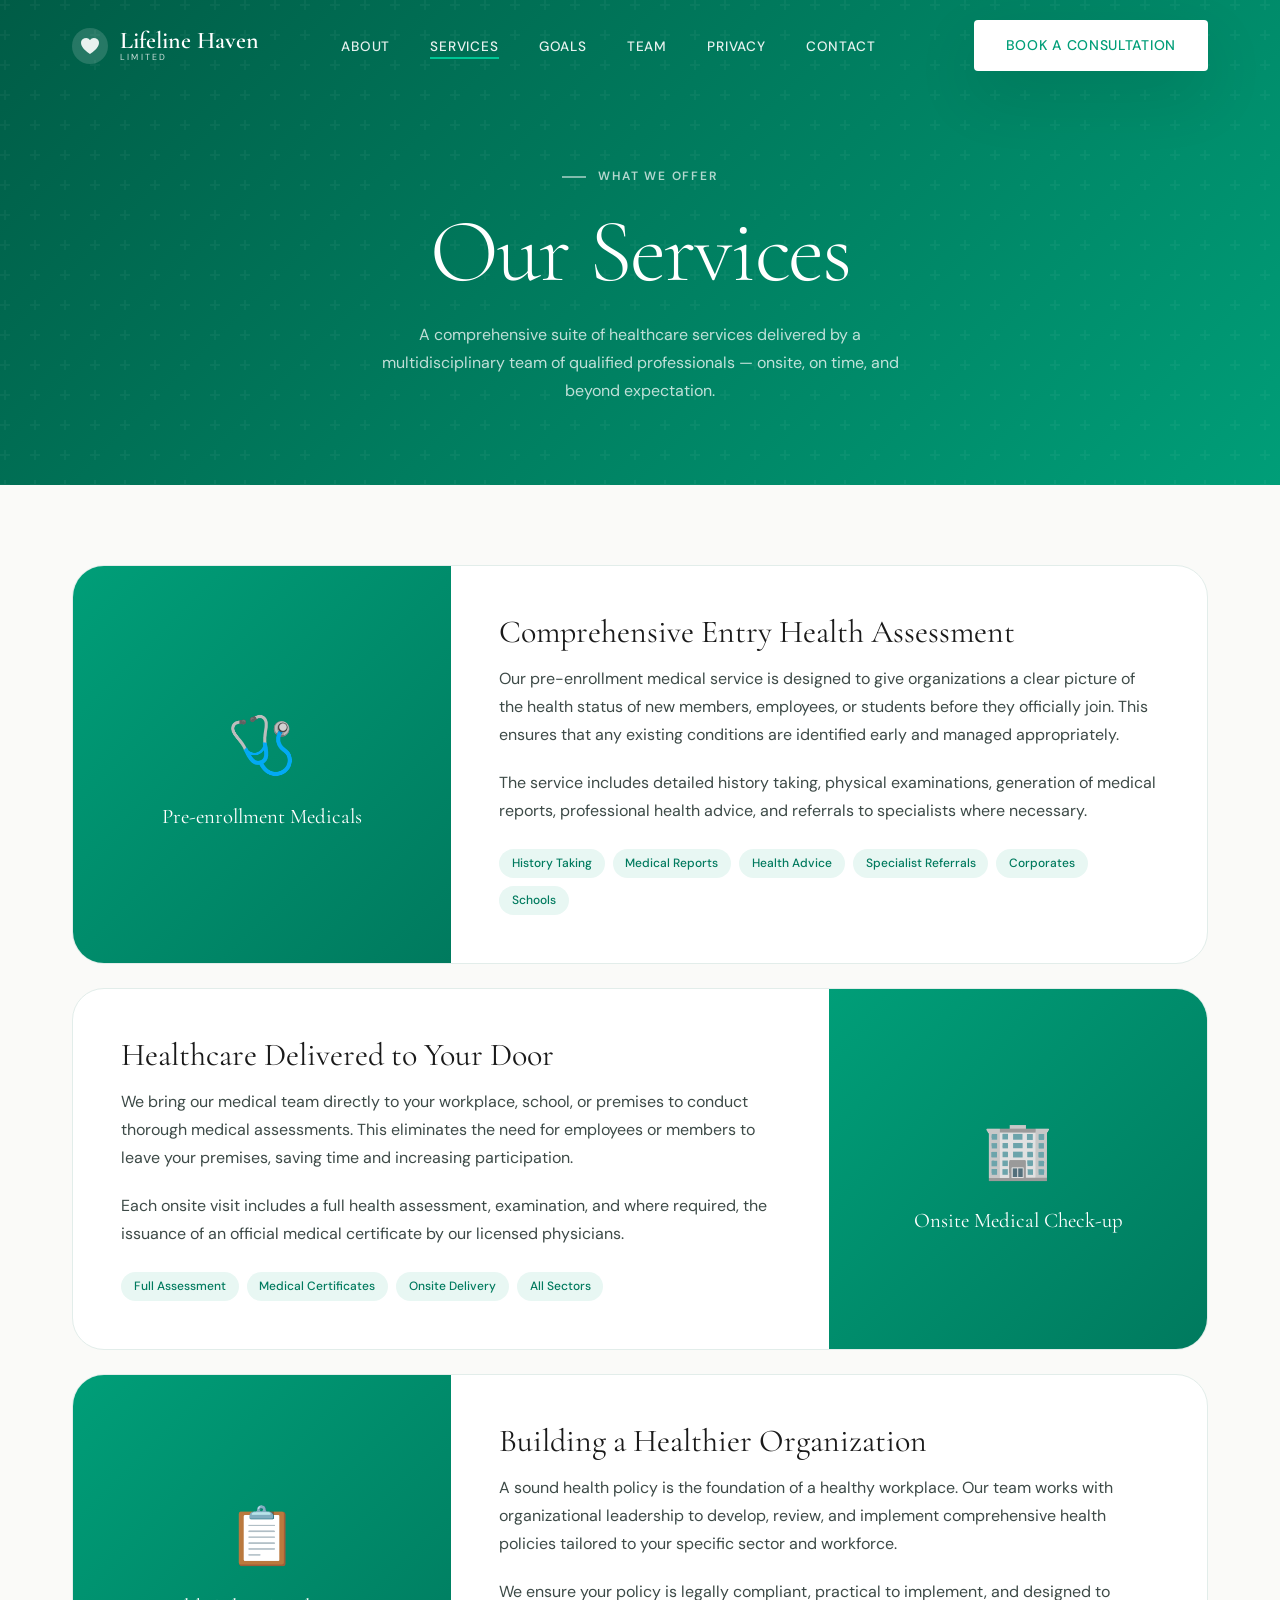
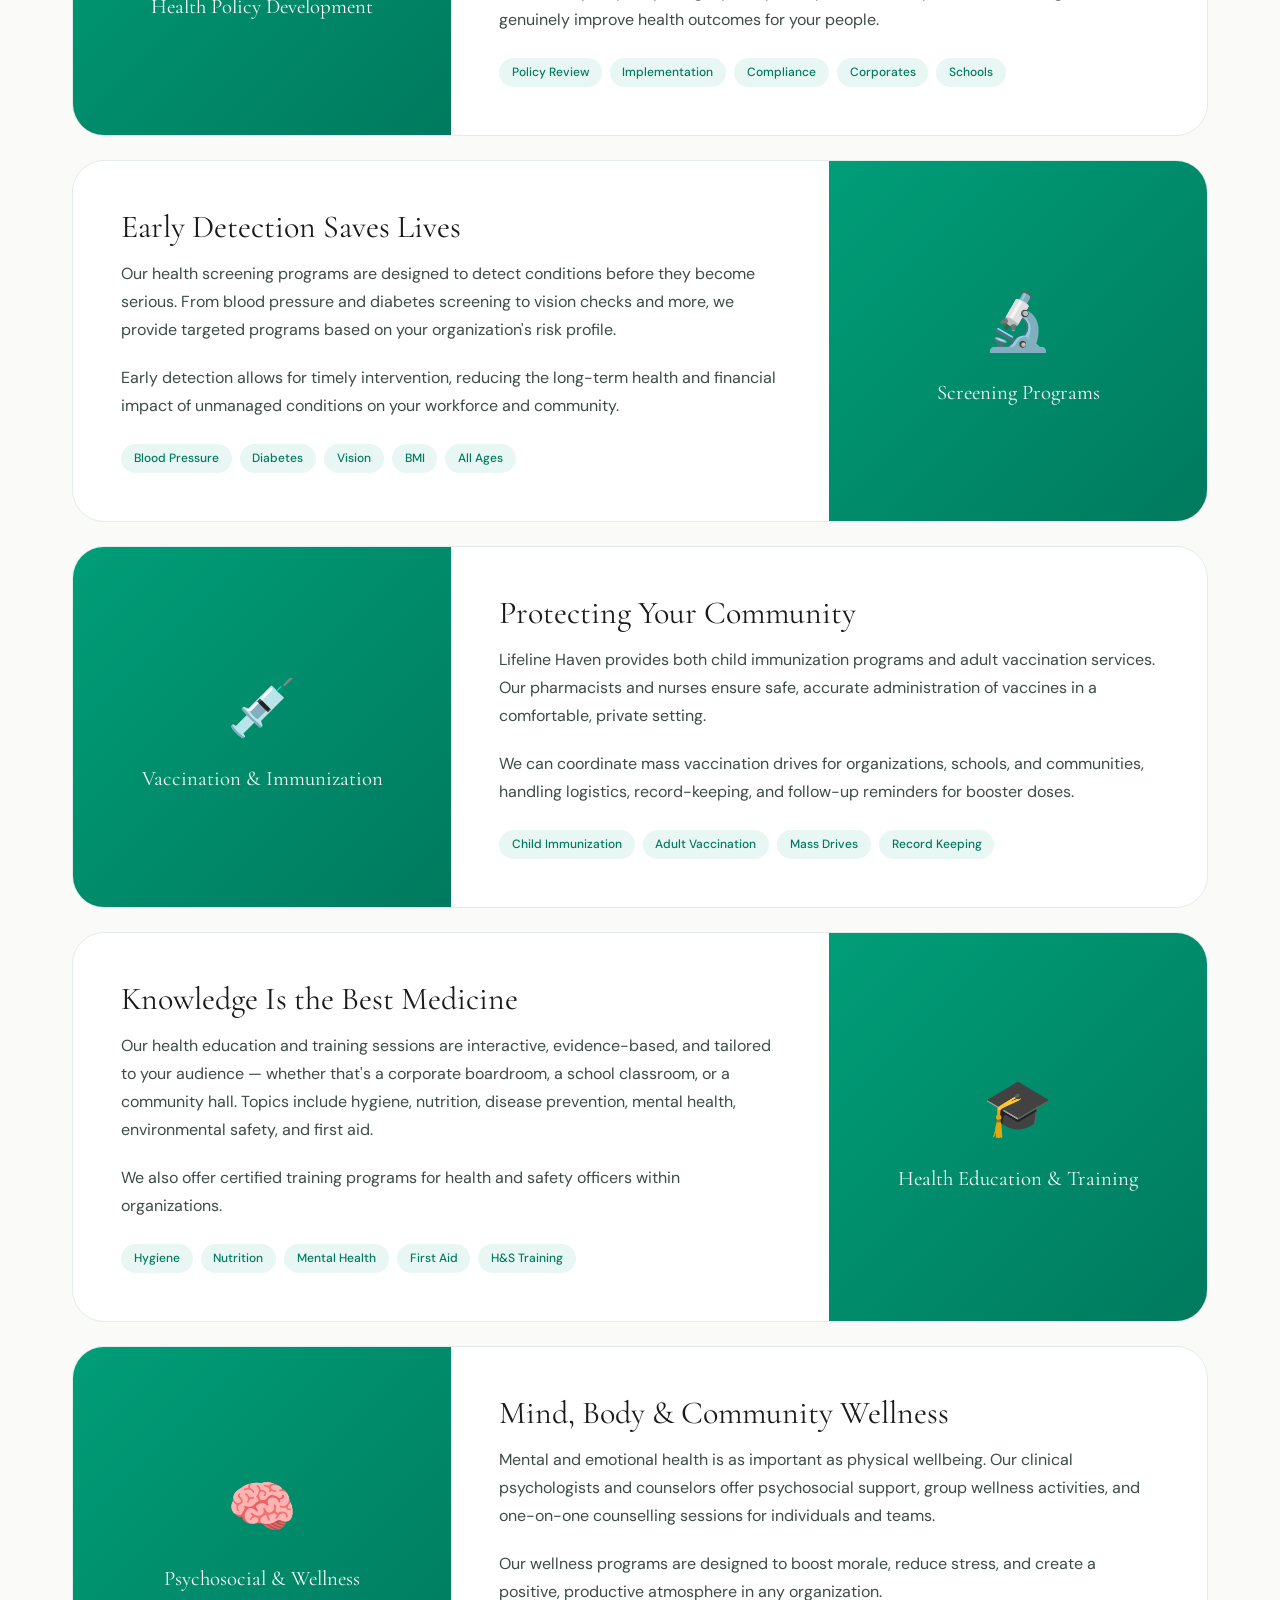
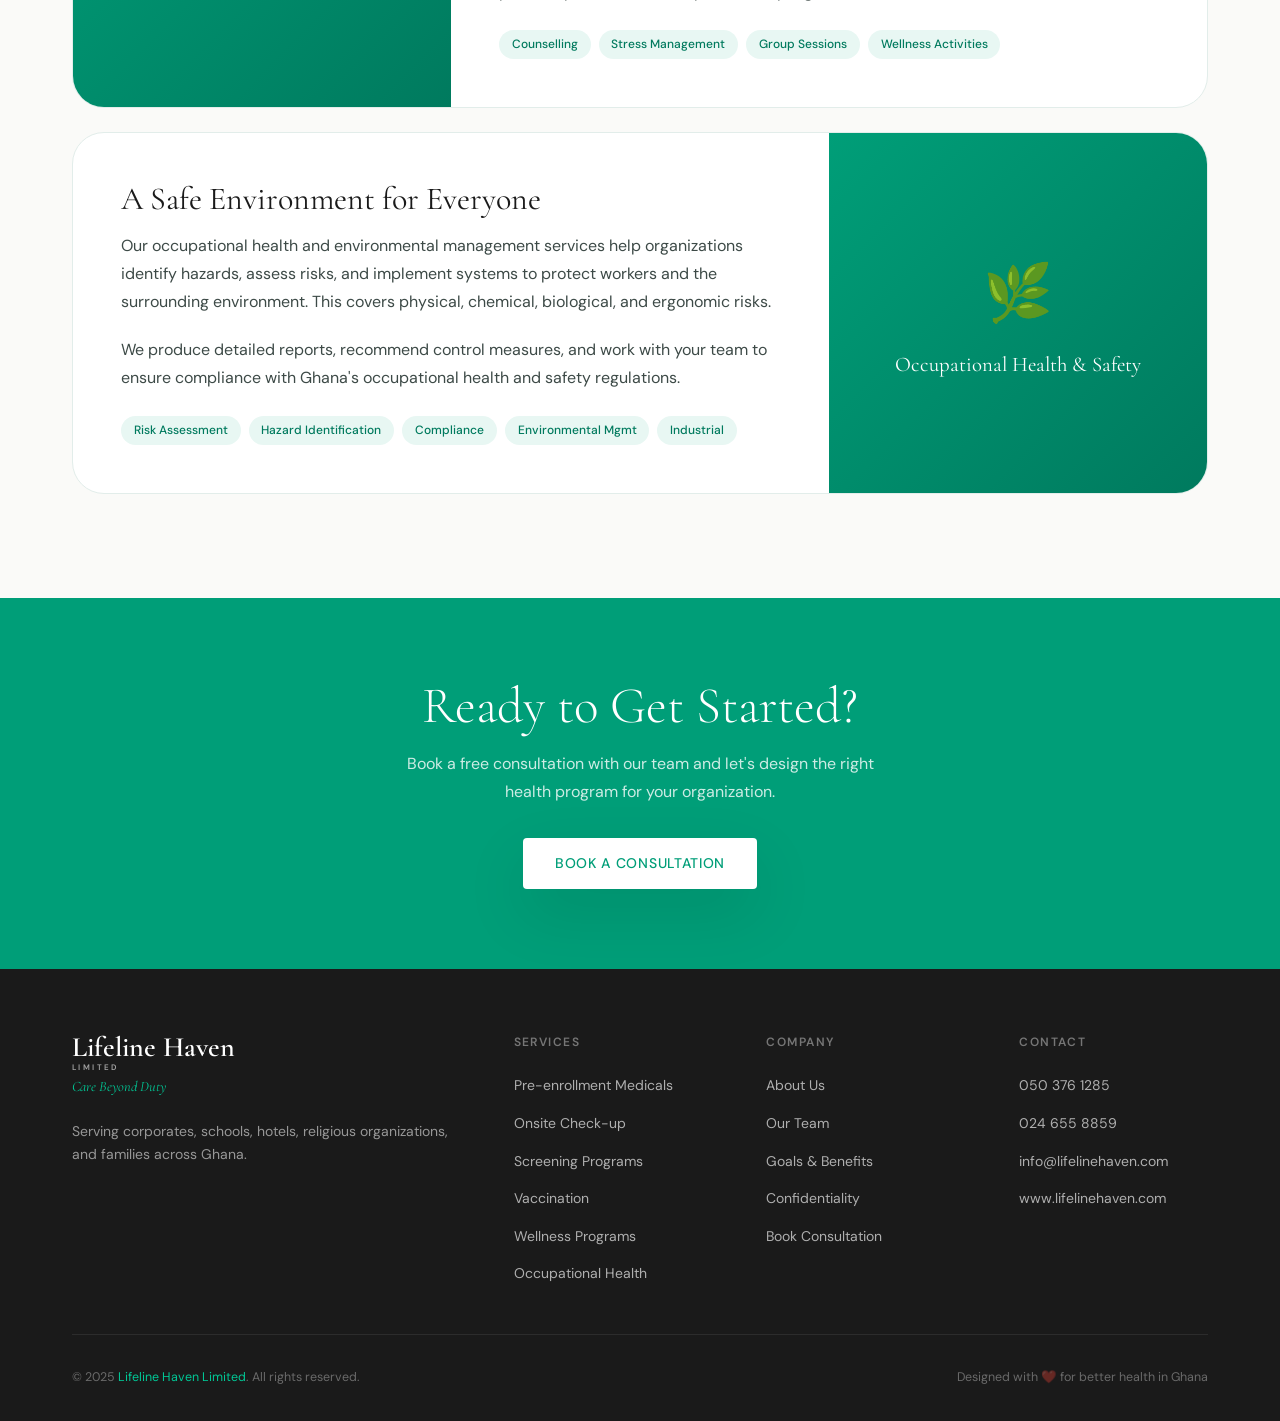
<file: pages/services.html>
<!DOCTYPE html>
<html lang="en">
<head>
  <meta charset="UTF-8" />
  <meta name="viewport" content="width=device-width, initial-scale=1.0" />
  <title>Our Services — Lifeline Haven Limited</title>
  <meta name="description" content="Explore the full range of healthcare services offered by Lifeline Haven Limited in Ghana." />
  <link rel="stylesheet" href="../css/style.css" />
  <link rel="icon" type="image/svg+xml" href="../assets/favicon.svg" />
  <style>
    .page-hero {
      background: linear-gradient(135deg, var(--teal-deep), var(--teal));
      padding: 10rem 0 5rem;
      text-align: center;
      position: relative;
      overflow: hidden;
    }
    .page-hero::before {
      content: '';
      position: absolute;
      inset: 0;
      background: url("data:image/svg+xml,%3Csvg width='60' height='60' viewBox='0 0 60 60' xmlns='http://www.w3.org/2000/svg'%3E%3Cg fill='none' fill-rule='evenodd'%3E%3Cg fill='%23ffffff' fill-opacity='0.04'%3E%3Cpath d='M36 34v-4h-2v4h-4v2h4v4h2v-4h4v-2h-4zm0-30V0h-2v4h-4v2h4v4h2V6h4V4h-4zM6 34v-4H4v4H0v2h4v4h2v-4h4v-2H6zM6 4V0H4v4H0v2h4v4h2V6h4V4H6z'/%3E%3C/g%3E%3C/g%3E%3C/svg%3E");
    }
    .page-hero h1 { color: var(--white); position: relative; }
    .page-hero p { color: rgba(255,255,255,0.75); max-width: 550px; margin: 1.25rem auto 0; position: relative; }
    .page-hero .section-label { color: rgba(255,255,255,0.7); justify-content: center; position: relative; }
    .page-hero .section-label::before { background: rgba(255,255,255,0.5); }

    .services-detail { background: var(--off-white); }

    .service-detail-card {
      background: var(--white);
      border-radius: var(--radius-xl);
      overflow: hidden;
      display: grid;
      grid-template-columns: 1fr 2fr;
      border: 1px solid var(--border);
      transition: var(--transition);
      margin-bottom: 1.5rem;
    }
    .service-detail-card:hover { box-shadow: var(--shadow-lg); transform: translateY(-3px); }
    .service-detail-card:nth-child(even) { grid-template-columns: 2fr 1fr; }
    .service-detail-card:nth-child(even) .sdc-sidebar { order: 2; }
    .service-detail-card:nth-child(even) .sdc-content { order: 1; }

    .sdc-sidebar {
      background: linear-gradient(135deg, var(--teal), var(--teal-dark));
      padding: 3rem 2rem;
      display: flex;
      flex-direction: column;
      align-items: center;
      justify-content: center;
      text-align: center;
    }
    .sdc-sidebar-icon { font-size: 3.5rem; margin-bottom: 1rem; }
    .sdc-sidebar h3 { color: var(--white); font-size: 1.3rem; }

    .sdc-content { padding: 3rem; }
    .sdc-content p { margin-bottom: 1.25rem; }
    .sdc-tags { display: flex; flex-wrap: wrap; gap: 0.5rem; margin-top: 1.5rem; }
    .sdc-tag {
      padding: 0.3rem 0.8rem;
      background: var(--teal-pale);
      color: var(--teal-dark);
      font-size: 0.75rem;
      font-weight: 500;
      border-radius: 100px;
    }

    @media (max-width: 768px) {
      .service-detail-card,
      .service-detail-card:nth-child(even) {
        grid-template-columns: 1fr;
      }
      .service-detail-card:nth-child(even) .sdc-sidebar,
      .service-detail-card:nth-child(even) .sdc-content { order: unset; }
      .sdc-sidebar { padding: 2rem; }
    }
  </style>
</head>
<body>

  <nav class="mobile-nav">
    <button class="mobile-close">✕</button>
    <a href="../index.html#about" class="nav-link">About</a>
    <a href="services.html" class="nav-link active">Services</a>
    <a href="../index.html#goals" class="nav-link">Goals</a>
    <a href="../index.html#team" class="nav-link">Team</a>
    <a href="../index.html#contact" class="nav-link">Contact</a>
    <a href="../index.html#booking" class="btn btn-primary">Book a Consultation</a>
  </nav>

  <header class="navbar">
    <div class="container">
      <div class="nav-inner">
        <a href="../index.html" class="nav-logo">
          <svg class="nav-logo-icon" viewBox="0 0 36 36" fill="none">
            <circle cx="18" cy="18" r="18" fill="rgba(255,255,255,0.15)"/>
            <path d="M18 26s-9-5.5-9-11a5 5 0 0 1 9-3 5 5 0 0 1 9 3c0 5.5-9 11-9 11z" fill="white" opacity="0.9"/>
          </svg>
          <div class="nav-logo-text">Lifeline Haven<span>Limited</span></div>
        </a>
        <ul class="nav-links">
          <li><a href="../index.html#about" class="nav-link">About</a></li>
          <li><a href="services.html" class="nav-link active">Services</a></li>
          <li><a href="../index.html#goals" class="nav-link">Goals</a></li>
          <li><a href="../index.html#team" class="nav-link">Team</a></li>
          <li><a href="../index.html#confidentiality" class="nav-link">Privacy</a></li>
          <li><a href="../index.html#contact" class="nav-link">Contact</a></li>
        </ul>
        <a href="../index.html#booking" class="btn btn-white nav-cta">Book a Consultation</a>
        <div class="hamburger"><span></span><span></span><span></span></div>
      </div>
    </div>
  </header>

  <section class="page-hero">
    <div class="container">
      <div class="section-label">What We Offer</div>
      <h1>Our Services</h1>
      <p>A comprehensive suite of healthcare services delivered by a multidisciplinary team of qualified professionals — onsite, on time, and beyond expectation.</p>
    </div>
  </section>

  <section class="services-detail">
    <div class="container">

      <div class="service-detail-card animate-up">
        <div class="sdc-sidebar">
          <div class="sdc-sidebar-icon">🩺</div>
          <h3>Pre-enrollment Medicals</h3>
        </div>
        <div class="sdc-content">
          <h3 style="margin-bottom:1rem;">Comprehensive Entry Health Assessment</h3>
          <p>Our pre-enrollment medical service is designed to give organizations a clear picture of the health status of new members, employees, or students before they officially join. This ensures that any existing conditions are identified early and managed appropriately.</p>
          <p>The service includes detailed history taking, physical examinations, generation of medical reports, professional health advice, and referrals to specialists where necessary.</p>
          <div class="sdc-tags">
            <span class="sdc-tag">History Taking</span>
            <span class="sdc-tag">Medical Reports</span>
            <span class="sdc-tag">Health Advice</span>
            <span class="sdc-tag">Specialist Referrals</span>
            <span class="sdc-tag">Corporates</span>
            <span class="sdc-tag">Schools</span>
          </div>
        </div>
      </div>

      <div class="service-detail-card animate-up delay-1">
        <div class="sdc-sidebar">
          <div class="sdc-sidebar-icon">🏢</div>
          <h3>Onsite Medical Check-up</h3>
        </div>
        <div class="sdc-content">
          <h3 style="margin-bottom:1rem;">Healthcare Delivered to Your Door</h3>
          <p>We bring our medical team directly to your workplace, school, or premises to conduct thorough medical assessments. This eliminates the need for employees or members to leave your premises, saving time and increasing participation.</p>
          <p>Each onsite visit includes a full health assessment, examination, and where required, the issuance of an official medical certificate by our licensed physicians.</p>
          <div class="sdc-tags">
            <span class="sdc-tag">Full Assessment</span>
            <span class="sdc-tag">Medical Certificates</span>
            <span class="sdc-tag">Onsite Delivery</span>
            <span class="sdc-tag">All Sectors</span>
          </div>
        </div>
      </div>

      <div class="service-detail-card animate-up">
        <div class="sdc-sidebar">
          <div class="sdc-sidebar-icon">📋</div>
          <h3>Health Policy Development</h3>
        </div>
        <div class="sdc-content">
          <h3 style="margin-bottom:1rem;">Building a Healthier Organization</h3>
          <p>A sound health policy is the foundation of a healthy workplace. Our team works with organizational leadership to develop, review, and implement comprehensive health policies tailored to your specific sector and workforce.</p>
          <p>We ensure your policy is legally compliant, practical to implement, and designed to genuinely improve health outcomes for your people.</p>
          <div class="sdc-tags">
            <span class="sdc-tag">Policy Review</span>
            <span class="sdc-tag">Implementation</span>
            <span class="sdc-tag">Compliance</span>
            <span class="sdc-tag">Corporates</span>
            <span class="sdc-tag">Schools</span>
          </div>
        </div>
      </div>

      <div class="service-detail-card animate-up delay-1">
        <div class="sdc-sidebar">
          <div class="sdc-sidebar-icon">🔬</div>
          <h3>Screening Programs</h3>
        </div>
        <div class="sdc-content">
          <h3 style="margin-bottom:1rem;">Early Detection Saves Lives</h3>
          <p>Our health screening programs are designed to detect conditions before they become serious. From blood pressure and diabetes screening to vision checks and more, we provide targeted programs based on your organization's risk profile.</p>
          <p>Early detection allows for timely intervention, reducing the long-term health and financial impact of unmanaged conditions on your workforce and community.</p>
          <div class="sdc-tags">
            <span class="sdc-tag">Blood Pressure</span>
            <span class="sdc-tag">Diabetes</span>
            <span class="sdc-tag">Vision</span>
            <span class="sdc-tag">BMI</span>
            <span class="sdc-tag">All Ages</span>
          </div>
        </div>
      </div>

      <div class="service-detail-card animate-up">
        <div class="sdc-sidebar">
          <div class="sdc-sidebar-icon">💉</div>
          <h3>Vaccination & Immunization</h3>
        </div>
        <div class="sdc-content">
          <h3 style="margin-bottom:1rem;">Protecting Your Community</h3>
          <p>Lifeline Haven provides both child immunization programs and adult vaccination services. Our pharmacists and nurses ensure safe, accurate administration of vaccines in a comfortable, private setting.</p>
          <p>We can coordinate mass vaccination drives for organizations, schools, and communities, handling logistics, record-keeping, and follow-up reminders for booster doses.</p>
          <div class="sdc-tags">
            <span class="sdc-tag">Child Immunization</span>
            <span class="sdc-tag">Adult Vaccination</span>
            <span class="sdc-tag">Mass Drives</span>
            <span class="sdc-tag">Record Keeping</span>
          </div>
        </div>
      </div>

      <div class="service-detail-card animate-up delay-1">
        <div class="sdc-sidebar">
          <div class="sdc-sidebar-icon">🎓</div>
          <h3>Health Education & Training</h3>
        </div>
        <div class="sdc-content">
          <h3 style="margin-bottom:1rem;">Knowledge Is the Best Medicine</h3>
          <p>Our health education and training sessions are interactive, evidence-based, and tailored to your audience — whether that's a corporate boardroom, a school classroom, or a community hall. Topics include hygiene, nutrition, disease prevention, mental health, environmental safety, and first aid.</p>
          <p>We also offer certified training programs for health and safety officers within organizations.</p>
          <div class="sdc-tags">
            <span class="sdc-tag">Hygiene</span>
            <span class="sdc-tag">Nutrition</span>
            <span class="sdc-tag">Mental Health</span>
            <span class="sdc-tag">First Aid</span>
            <span class="sdc-tag">H&S Training</span>
          </div>
        </div>
      </div>

      <div class="service-detail-card animate-up">
        <div class="sdc-sidebar">
          <div class="sdc-sidebar-icon">🧠</div>
          <h3>Psychosocial & Wellness</h3>
        </div>
        <div class="sdc-content">
          <h3 style="margin-bottom:1rem;">Mind, Body & Community Wellness</h3>
          <p>Mental and emotional health is as important as physical wellbeing. Our clinical psychologists and counselors offer psychosocial support, group wellness activities, and one-on-one counselling sessions for individuals and teams.</p>
          <p>Our wellness programs are designed to boost morale, reduce stress, and create a positive, productive atmosphere in any organization.</p>
          <div class="sdc-tags">
            <span class="sdc-tag">Counselling</span>
            <span class="sdc-tag">Stress Management</span>
            <span class="sdc-tag">Group Sessions</span>
            <span class="sdc-tag">Wellness Activities</span>
          </div>
        </div>
      </div>

      <div class="service-detail-card animate-up delay-1">
        <div class="sdc-sidebar">
          <div class="sdc-sidebar-icon">🌿</div>
          <h3>Occupational Health & Safety</h3>
        </div>
        <div class="sdc-content">
          <h3 style="margin-bottom:1rem;">A Safe Environment for Everyone</h3>
          <p>Our occupational health and environmental management services help organizations identify hazards, assess risks, and implement systems to protect workers and the surrounding environment. This covers physical, chemical, biological, and ergonomic risks.</p>
          <p>We produce detailed reports, recommend control measures, and work with your team to ensure compliance with Ghana's occupational health and safety regulations.</p>
          <div class="sdc-tags">
            <span class="sdc-tag">Risk Assessment</span>
            <span class="sdc-tag">Hazard Identification</span>
            <span class="sdc-tag">Compliance</span>
            <span class="sdc-tag">Environmental Mgmt</span>
            <span class="sdc-tag">Industrial</span>
          </div>
        </div>
      </div>

    </div>
  </section>

  <!-- CTA -->
  <section style="background:var(--teal);padding:5rem 0;text-align:center;">
    <div class="container animate-up">
      <h2 style="color:#fff;margin-bottom:1rem;">Ready to Get Started?</h2>
      <p style="color:rgba(255,255,255,0.8);max-width:500px;margin:0 auto 2rem;">Book a free consultation with our team and let's design the right health program for your organization.</p>
      <a href="../index.html#booking" class="btn btn-white">Book a Consultation</a>
    </div>
  </section>

  <footer class="footer">
    <div class="container">
      <div class="footer-grid">
        <div class="footer-brand">
          <div class="footer-logo-text">Lifeline Haven<span>Limited</span></div>
          <p class="footer-tagline">Care Beyond Duty</p>
          <p style="margin-top:1.25rem;">Serving corporates, schools, hotels, religious organizations, and families across Ghana.</p>
        </div>
        <div class="footer-col">
          <h5>Services</h5>
          <ul>
            <li><a href="services.html">Pre-enrollment Medicals</a></li>
            <li><a href="services.html">Onsite Check-up</a></li>
            <li><a href="services.html">Screening Programs</a></li>
            <li><a href="services.html">Vaccination</a></li>
            <li><a href="services.html">Wellness Programs</a></li>
            <li><a href="services.html">Occupational Health</a></li>
          </ul>
        </div>
        <div class="footer-col">
          <h5>Company</h5>
          <ul>
            <li><a href="../index.html#about">About Us</a></li>
            <li><a href="../index.html#team">Our Team</a></li>
            <li><a href="../index.html#goals">Goals & Benefits</a></li>
            <li><a href="../index.html#confidentiality">Confidentiality</a></li>
            <li><a href="../index.html#booking">Book Consultation</a></li>
          </ul>
        </div>
        <div class="footer-col">
          <h5>Contact</h5>
          <ul>
            <li><a href="tel:+233503761285">050 376 1285</a></li>
            <li><a href="tel:+233246558859">024 655 8859</a></li>
            <li><a href="mailto:info@lifelinehaven.com">info@lifelinehaven.com</a></li>
            <li><a href="http://www.lifelinehaven.com" target="_blank">www.lifelinehaven.com</a></li>
          </ul>
        </div>
      </div>
      <div class="footer-bottom">
        <p>© 2025 <span class="teal">Lifeline Haven Limited</span>. All rights reserved.</p>
        <p>Designed with ❤️ for better health in Ghana</p>
      </div>
    </div>
  </footer>

  <script src="../js/main.js"></script>
</body>
</html>
</file>
<file: css/style.css>
@import url('https://fonts.googleapis.com/css2?family=Cormorant+Garamond:ital,wght@0,300;0,400;0,600;0,700;1,300;1,400&family=DM+Sans:wght@300;400;500;600&display=swap');

/* ===== DESIGN SYSTEM ===== */
:root {
  --teal: #009E78;
  --teal-dark: #007A5E;
  --teal-deep: #005C46;
  --teal-light: #00C896;
  --teal-pale: #E8F7F3;
  --teal-mist: #F0FBF7;
  --gold: #C9A96E;
  --white: #FFFFFF;
  --off-white: #FAFAF8;
  --cream: #F5F3EE;
  --charcoal: #1A1A1A;
  --slate: #3D4A47;
  --grey: #6B7B78;
  --grey-light: #B8C5C2;
  --border: #E2EDEA;

  --font-display: 'Cormorant Garamond', Georgia, serif;
  --font-body: 'DM Sans', sans-serif;

  --shadow-sm: 0 2px 8px rgba(0,158,120,0.08);
  --shadow-md: 0 8px 32px rgba(0,158,120,0.12);
  --shadow-lg: 0 24px 64px rgba(0,0,0,0.10);
  --shadow-teal: 0 8px 32px rgba(0,158,120,0.25);

  --radius: 4px;
  --radius-lg: 16px;
  --radius-xl: 32px;
  --transition: all 0.35s cubic-bezier(0.4, 0, 0.2, 1);
}

/* ===== RESET & BASE ===== */
*, *::before, *::after { box-sizing: border-box; margin: 0; padding: 0; }

html { scroll-behavior: smooth; font-size: 16px; }

body {
  font-family: var(--font-body);
  color: var(--charcoal);
  background: var(--off-white);
  line-height: 1.6;
  overflow-x: hidden;
}

img { max-width: 100%; display: block; }
a { text-decoration: none; color: inherit; }
ul { list-style: none; }

/* ===== TYPOGRAPHY ===== */
h1, h2, h3, h4 { font-family: var(--font-display); line-height: 1.1; }
h1 { font-size: clamp(3rem, 7vw, 6rem); font-weight: 300; letter-spacing: -0.02em; }
h2 { font-size: clamp(2.2rem, 4vw, 3.5rem); font-weight: 300; }
h3 { font-size: clamp(1.4rem, 2.5vw, 2rem); font-weight: 400; }
h4 { font-size: 1.2rem; font-weight: 600; }

p { font-size: 1rem; line-height: 1.75; color: var(--slate); }

.serif { font-family: var(--font-display); }
.teal { color: var(--teal); }
.italic { font-style: italic; }

/* ===== LAYOUT ===== */
.container { max-width: 1200px; margin: 0 auto; padding: 0 2rem; }
.container-wide { max-width: 1400px; margin: 0 auto; padding: 0 2rem; }

section { padding: 5rem 0; }

/* ===== BUTTONS ===== */
.btn {
  display: inline-flex;
  align-items: center;
  gap: 0.5rem;
  padding: 0.9rem 2rem;
  font-family: var(--font-body);
  font-size: 0.875rem;
  font-weight: 500;
  letter-spacing: 0.05em;
  text-transform: uppercase;
  border: none;
  cursor: pointer;
  transition: var(--transition);
  border-radius: var(--radius);
}

.btn-primary {
  background: var(--teal);
  color: var(--white);
  box-shadow: var(--shadow-teal);
}
.btn-primary:hover {
  background: var(--teal-dark);
  transform: translateY(-2px);
  box-shadow: 0 12px 40px rgba(0,158,120,0.35);
}

.btn-outline {
  background: transparent;
  color: var(--teal);
  border: 1.5px solid var(--teal);
}
.btn-outline:hover {
  background: var(--teal);
  color: var(--white);
  transform: translateY(-2px);
}

.btn-white {
  background: var(--white);
  color: var(--teal);
  box-shadow: var(--shadow-lg);
}
.btn-white:hover {
  background: var(--teal-pale);
  transform: translateY(-2px);
}

/* ===== NAVIGATION ===== */
.navbar {
  position: fixed;
  top: 0; left: 0; right: 0;
  z-index: 1000;
  padding: 1.25rem 0;
  transition: var(--transition);
  background: transparent;
}

.navbar.scrolled {
  background: rgba(255,255,255,0.96);
  backdrop-filter: blur(16px);
  box-shadow: var(--shadow-sm);
  padding: 0.85rem 0;
}

.navbar.scrolled .nav-logo-text { color: var(--teal); }
.navbar.scrolled .nav-link { color: var(--charcoal); }
.navbar.scrolled .nav-link:hover { color: var(--teal); }

.nav-inner {
  display: flex;
  align-items: center;
  justify-content: space-between;
}

.nav-logo {
  display: flex;
  align-items: center;
  gap: 0.75rem;
}

.nav-logo-icon {
  width: 36px;
  height: 36px;
}

.nav-logo-text {
  font-family: var(--font-display);
  font-size: 1.5rem;
  font-weight: 600;
  color: var(--white);
  line-height: 1;
  transition: var(--transition);
}

.nav-logo-text span {
  display: block;
  font-size: 0.55rem;
  font-family: var(--font-body);
  font-weight: 400;
  letter-spacing: 0.25em;
  text-transform: uppercase;
  opacity: 0.8;
}

.nav-links {
  display: flex;
  align-items: center;
  gap: 2.5rem;
}

.nav-link {
  font-size: 0.85rem;
  font-weight: 500;
  letter-spacing: 0.06em;
  text-transform: uppercase;
  color: rgba(255,255,255,0.9);
  position: relative;
  transition: var(--transition);
}

.nav-link::after {
  content: '';
  position: absolute;
  bottom: -4px; left: 0;
  width: 0; height: 1.5px;
  background: var(--teal-light);
  transition: var(--transition);
}

.nav-link:hover { color: var(--white); }
.nav-link:hover::after,
.nav-link.active::after { width: 100%; }

.nav-cta {
  margin-left: 1rem;
}

.hamburger {
  display: none;
  flex-direction: column;
  gap: 5px;
  cursor: pointer;
  padding: 4px;
}
.hamburger span {
  display: block;
  width: 24px;
  height: 2px;
  background: var(--white);
  transition: var(--transition);
}
.navbar.scrolled .hamburger span { background: var(--charcoal); }

/* ===== HERO ===== */
.hero {
  min-height: 100vh;
  background: linear-gradient(135deg, var(--teal-deep) 0%, var(--teal) 50%, var(--teal-light) 100%);
  position: relative;
  display: flex;
  align-items: center;
  overflow: hidden;
}

.hero::before {
  content: '';
  position: absolute;
  inset: 0;
  background: url("data:image/svg+xml,%3Csvg width='60' height='60' viewBox='0 0 60 60' xmlns='http://www.w3.org/2000/svg'%3E%3Cg fill='none' fill-rule='evenodd'%3E%3Cg fill='%23ffffff' fill-opacity='0.04'%3E%3Cpath d='M36 34v-4h-2v4h-4v2h4v4h2v-4h4v-2h-4zm0-30V0h-2v4h-4v2h4v4h2V6h4V4h-4zM6 34v-4H4v4H0v2h4v4h2v-4h4v-2H6zM6 4V0H4v4H0v2h4v4h2V6h4V4H6z'/%3E%3C/g%3E%3C/g%3E%3C/svg%3E");
}

.hero-orb {
  position: absolute;
  border-radius: 50%;
  background: rgba(255,255,255,0.06);
  animation: float 8s ease-in-out infinite;
}
.hero-orb-1 { width: 500px; height: 500px; top: -100px; right: -100px; animation-delay: 0s; }
.hero-orb-2 { width: 300px; height: 300px; bottom: 50px; left: -80px; animation-delay: 3s; }
.hero-orb-3 { width: 200px; height: 200px; top: 40%; right: 20%; animation-delay: 5s; }

@keyframes float {
  0%, 100% { transform: translateY(0) scale(1); }
  50% { transform: translateY(-30px) scale(1.05); }
}

.hero-content {
  position: relative;
  z-index: 2;
  max-width: 780px;
}

.hero-badge {
  display: inline-flex;
  align-items: center;
  gap: 0.5rem;
  background: rgba(255,255,255,0.12);
  border: 1px solid rgba(255,255,255,0.2);
  color: rgba(255,255,255,0.9);
  font-size: 0.78rem;
  letter-spacing: 0.1em;
  text-transform: uppercase;
  padding: 0.4rem 1rem;
  border-radius: 100px;
  margin-bottom: 2rem;
  animation: fadeUp 0.8s ease both;
}

.hero-badge::before {
  content: '';
  width: 6px; height: 6px;
  background: var(--teal-light);
  border-radius: 50%;
  animation: pulse 2s infinite;
}

@keyframes pulse {
  0%, 100% { opacity: 1; transform: scale(1); }
  50% { opacity: 0.5; transform: scale(1.5); }
}

.hero h1 {
  color: var(--white);
  margin-bottom: 1.5rem;
  animation: fadeUp 0.8s 0.2s ease both;
}

.hero h1 em {
  font-style: italic;
  color: rgba(255,255,255,0.75);
}

.hero-sub {
  font-size: 1.15rem;
  color: rgba(255,255,255,0.8);
  max-width: 540px;
  margin-bottom: 3rem;
  animation: fadeUp 0.8s 0.4s ease both;
  line-height: 1.7;
}

.hero-actions {
  display: flex;
  gap: 1rem;
  flex-wrap: wrap;
  animation: fadeUp 0.8s 0.6s ease both;
}

.hero-stats {
  position: absolute;
  bottom: 3rem;
  right: 0;
  display: flex;
  gap: 2rem;
  animation: fadeUp 0.8s 0.8s ease both;
}

.hero-stat {
  text-align: center;
  color: var(--white);
}
.hero-stat-num {
  font-family: var(--font-display);
  font-size: 2.5rem;
  font-weight: 300;
  line-height: 1;
}
.hero-stat-label {
  font-size: 0.75rem;
  letter-spacing: 0.08em;
  text-transform: uppercase;
  opacity: 0.7;
  margin-top: 0.25rem;
}

/* ===== SECTION LABELS ===== */
.section-label {
  display: inline-flex;
  align-items: center;
  gap: 0.75rem;
  font-size: 0.75rem;
  font-weight: 600;
  letter-spacing: 0.15em;
  text-transform: uppercase;
  color: var(--teal);
  margin-bottom: 1rem;
}

.section-label::before {
  content: '';
  width: 24px; height: 2px;
  background: var(--teal);
}

/* ===== ABOUT ===== */
.about { background: var(--white); }

.about-grid {
  display: grid;
  grid-template-columns: 1fr 1fr;
  gap: 6rem;
  align-items: center;
}

.about-visual {
  position: relative;
}

.about-card-main {
  background: linear-gradient(135deg, var(--teal), var(--teal-dark));
  border-radius: var(--radius-xl);
  padding: 3rem;
  color: var(--white);
  position: relative;
  overflow: hidden;
}

.about-card-main::after {
  content: '❤';
  position: absolute;
  bottom: -20px; right: 20px;
  font-size: 120px;
  opacity: 0.06;
}

.about-card-float {
  position: absolute;
  bottom: -2rem;
  right: -2rem;
  background: var(--white);
  border-radius: var(--radius-lg);
  padding: 1.5rem;
  box-shadow: var(--shadow-lg);
  display: flex;
  align-items: center;
  gap: 1rem;
  min-width: 200px;
}

.about-card-float-icon {
  width: 48px; height: 48px;
  background: var(--teal-pale);
  border-radius: 50%;
  display: flex;
  align-items: center;
  justify-content: center;
  font-size: 1.5rem;
  flex-shrink: 0;
}

.about-card-float-text strong {
  display: block;
  font-size: 1.25rem;
  color: var(--teal);
  font-family: var(--font-display);
}

.about-card-float-text span {
  font-size: 0.78rem;
  color: var(--grey);
}

.values-list {
  display: grid;
  grid-template-columns: 1fr 1fr;
  gap: 1rem;
  margin-top: 2rem;
}

.value-item {
  display: flex;
  align-items: flex-start;
  gap: 0.75rem;
  padding: 1.25rem;
  background: var(--teal-mist);
  border-radius: var(--radius-lg);
  border-left: 3px solid var(--teal);
  transition: var(--transition);
}
.value-item:hover {
  background: var(--teal-pale);
  transform: translateY(-2px);
}

.value-icon {
  font-size: 1.5rem;
  flex-shrink: 0;
}

.value-item h4 { font-size: 0.9rem; color: var(--teal-dark); margin-bottom: 0.25rem; }
.value-item p { font-size: 0.82rem; color: var(--slate); line-height: 1.5; }

/* ===== SERVICES ===== */
.services { background: var(--cream); }

.services-intro {
  display: grid;
  grid-template-columns: 1fr 1fr;
  gap: 4rem;
  align-items: end;
  margin-bottom: 4rem;
}

.services-grid {
  display: grid;
  grid-template-columns: repeat(3, 1fr);
  gap: 1.5rem;
}

.service-card {
  background: var(--white);
  border-radius: var(--radius-lg);
  padding: 2rem;
  transition: var(--transition);
  border: 1px solid var(--border);
  position: relative;
  overflow: hidden;
}

.service-card::before {
  content: '';
  position: absolute;
  top: 0; left: 0; right: 0;
  height: 3px;
  background: linear-gradient(90deg, var(--teal), var(--teal-light));
  transform: scaleX(0);
  transform-origin: left;
  transition: var(--transition);
}

.service-card:hover {
  transform: translateY(-6px);
  box-shadow: var(--shadow-lg);
}
.service-card:hover::before { transform: scaleX(1); }

.service-icon {
  width: 56px; height: 56px;
  background: var(--teal-pale);
  border-radius: var(--radius-lg);
  display: flex;
  align-items: center;
  justify-content: center;
  font-size: 1.75rem;
  margin-bottom: 1.25rem;
  transition: var(--transition);
}
.service-card:hover .service-icon {
  background: var(--teal);
  transform: scale(1.05);
}

.service-card h3 {
  font-size: 1.1rem;
  margin-bottom: 0.75rem;
  color: var(--charcoal);
}
.service-card p { font-size: 0.875rem; }

.service-card-featured {
  background: linear-gradient(135deg, var(--teal), var(--teal-dark));
  color: var(--white);
  border-color: transparent;
}
.service-card-featured::before { display: none; }
.service-card-featured h3 { color: var(--white); }
.service-card-featured p { color: rgba(255,255,255,0.75); }
.service-card-featured .service-icon { background: rgba(255,255,255,0.15); }
.service-card-featured:hover { box-shadow: var(--shadow-teal); }

/* ===== GOALS & BENEFITS ===== */
.goals { background: var(--white); }

.goals-grid {
  display: grid;
  grid-template-columns: repeat(3, 1fr);
  gap: 2rem;
}

.goal-block {
  padding: 2.5rem;
  border-radius: var(--radius-xl);
  position: relative;
  overflow: hidden;
}

.goal-block-goals { background: linear-gradient(135deg, var(--teal-deep), var(--teal)); }
.goal-block-objectives { background: var(--teal-mist); border: 1px solid var(--border); }
.goal-block-benefits { background: var(--cream); border: 1px solid var(--border); }

.goal-block h3 {
  margin-bottom: 1.5rem;
  font-size: 1.4rem;
}

.goal-block-goals h3 { color: var(--white); }
.goal-block-objectives h3,
.goal-block-benefits h3 { color: var(--teal-dark); }

.goal-list li {
  display: flex;
  align-items: flex-start;
  gap: 0.75rem;
  padding: 0.75rem 0;
  border-bottom: 1px solid rgba(255,255,255,0.1);
  font-size: 0.9rem;
}
.goal-block-goals .goal-list li { color: rgba(255,255,255,0.9); border-color: rgba(255,255,255,0.1); }
.goal-block-objectives .goal-list li,
.goal-block-benefits .goal-list li { color: var(--slate); border-color: var(--border); }

.goal-list li:last-child { border-bottom: none; }

.goal-bullet {
  width: 8px; height: 8px;
  border-radius: 50%;
  flex-shrink: 0;
  margin-top: 6px;
}
.goal-block-goals .goal-bullet { background: var(--teal-light); }
.goal-block-objectives .goal-bullet,
.goal-block-benefits .goal-bullet { background: var(--teal); }

/* ===== TEAM ===== */
.team { background: var(--cream); }

.team-grid {
  display: grid;
  grid-template-columns: repeat(4, 1fr);
  gap: 1.5rem;
  margin-top: 3rem;
}

.team-card {
  background: var(--white);
  border-radius: var(--radius-lg);
  padding: 2rem 1.5rem 1.75rem;
  text-align: center;
  transition: var(--transition);
  border: 1px solid var(--border);
  position: relative;
  overflow: hidden;
}

.team-card::after {
  content: '';
  position: absolute;
  bottom: 0; left: 0; right: 0;
  height: 3px;
  background: linear-gradient(90deg, var(--teal), var(--teal-light));
  transform: scaleX(0);
  transform-origin: left;
  transition: var(--transition);
}

.team-card:hover {
  transform: translateY(-4px);
  box-shadow: var(--shadow-md);
  border-color: rgba(0,158,120,0.2);
}

.team-card:hover::after { transform: scaleX(1); }

.team-icon {
  width: 100px;
  height: 100px;
  border-radius: 50%;
  margin: 0 auto 1.25rem;
  overflow: hidden;
  border: 3px solid rgba(0,158,120,0.15);
  box-shadow: 0 4px 16px rgba(0,158,120,0.12);
  background: var(--teal-pale);
  transition: var(--transition);
  position: relative;
}

.team-icon img {
  width: 100%;
  height: 100%;
  object-fit: cover;
  object-position: top center;
  display: block;
  transition: var(--transition);
}

/* Fallback placeholder shown when no image is set */
.team-icon .team-placeholder {
  width: 100%;
  height: 100%;
  display: flex;
  flex-direction: column;
  align-items: center;
  justify-content: center;
  background: linear-gradient(145deg, var(--teal-pale), #d0f0e8);
  color: var(--teal);
  font-size: 0.6rem;
  font-weight: 600;
  letter-spacing: 0.05em;
  text-transform: uppercase;
  gap: 4px;
}

.team-icon .team-placeholder svg {
  width: 40px;
  height: 40px;
  opacity: 0.5;
}

.team-card:hover .team-icon {
  border-color: rgba(0,158,120,0.35);
  box-shadow: 0 8px 28px rgba(0,158,120,0.2);
  transform: scale(1.04);
}

.team-card:hover .team-icon img {
  transform: scale(1.06);
}

.team-card h4 { font-family: var(--font-display); font-size: 1.15rem; font-weight: 600; color: var(--charcoal); margin-bottom: 0.35rem; }
.team-card p { font-size: 0.82rem; color: var(--grey); line-height: 1.55; }

/* ===== CONFIDENTIALITY ===== */
.confidentiality {
  background: linear-gradient(135deg, var(--teal-deep) 0%, var(--teal-dark) 100%);
  position: relative;
  overflow: hidden;
}

.confidentiality::before {
  content: '';
  position: absolute;
  inset: 0;
  background: url("data:image/svg+xml,%3Csvg width='60' height='60' viewBox='0 0 60 60' xmlns='http://www.w3.org/2000/svg'%3E%3Cg fill='none' fill-rule='evenodd'%3E%3Cg fill='%23ffffff' fill-opacity='0.03'%3E%3Cpath d='M36 34v-4h-2v4h-4v2h4v4h2v-4h4v-2h-4zm0-30V0h-2v4h-4v2h4v4h2V6h4V4h-4zM6 34v-4H4v4H0v2h4v4h2v-4h4v-2H6zM6 4V0H4v4H0v2h4v4h2V6h4V4H6z'/%3E%3C/g%3E%3C/g%3E%3C/svg%3E");
}

.conf-inner {
  position: relative;
  z-index: 1;
}

.conf-header {
  text-align: center;
  margin-bottom: 3.5rem;
}
.conf-header .section-label { color: var(--teal-light); }
.conf-header .section-label::before { background: var(--teal-light); }
.conf-header h2 { color: var(--white); }

.conf-grid {
  display: grid;
  grid-template-columns: repeat(2, 1fr);
  gap: 1.5rem;
}

.conf-item {
  background: rgba(255,255,255,0.07);
  border: 1px solid rgba(255,255,255,0.1);
  border-radius: var(--radius-lg);
  padding: 2rem;
  display: flex;
  gap: 1.25rem;
  transition: var(--transition);
  backdrop-filter: blur(8px);
}
.conf-item:hover {
  background: rgba(255,255,255,0.12);
  transform: translateY(-2px);
}

.conf-icon {
  font-size: 2rem;
  flex-shrink: 0;
}

.conf-item h4 { color: var(--white); font-size: 1rem; margin-bottom: 0.5rem; }
.conf-item p { color: rgba(255,255,255,0.7); font-size: 0.875rem; }

/* ===== BOOKING ===== */
.booking { background: var(--off-white); }

.booking-grid {
  display: grid;
  grid-template-columns: 1fr 1.3fr;
  gap: 5rem;
  align-items: start;
}

.booking-info h2 { margin-bottom: 1.5rem; }
.booking-info p { margin-bottom: 2rem; }

.booking-sectors {
  display: flex;
  flex-wrap: wrap;
  gap: 0.5rem;
  margin-top: 2rem;
}

.sector-tag {
  padding: 0.4rem 1rem;
  background: var(--teal-pale);
  color: var(--teal-dark);
  font-size: 0.78rem;
  font-weight: 500;
  border-radius: 100px;
  border: 1px solid var(--border);
  cursor: pointer;
  transition: var(--transition);
}
.sector-tag:hover, .sector-tag.active {
  background: var(--teal);
  color: var(--white);
  border-color: var(--teal);
}

.booking-form {
  background: var(--white);
  border-radius: var(--radius-xl);
  padding: 3rem;
  box-shadow: var(--shadow-lg);
  border: 1px solid var(--border);
}

.form-title {
  font-family: var(--font-display);
  font-size: 1.75rem;
  color: var(--charcoal);
  margin-bottom: 0.5rem;
}

.form-subtitle { font-size: 0.875rem; color: var(--grey); margin-bottom: 2rem; }

.form-group { margin-bottom: 1.25rem; }

.form-group label {
  display: block;
  font-size: 0.8rem;
  font-weight: 600;
  letter-spacing: 0.05em;
  text-transform: uppercase;
  color: var(--slate);
  margin-bottom: 0.5rem;
}

.form-group input,
.form-group select,
.form-group textarea {
  width: 100%;
  padding: 0.875rem 1rem;
  font-family: var(--font-body);
  font-size: 0.95rem;
  color: var(--charcoal);
  background: var(--off-white);
  border: 1.5px solid var(--border);
  border-radius: var(--radius-lg);
  outline: none;
  transition: var(--transition);
  appearance: none;
}

.form-group input:focus,
.form-group select:focus,
.form-group textarea:focus {
  border-color: var(--teal);
  background: var(--white);
  box-shadow: 0 0 0 3px rgba(0,158,120,0.1);
}

.form-group textarea { height: 120px; resize: vertical; }

.form-row { display: grid; grid-template-columns: 1fr 1fr; gap: 1rem; }

.form-submit {
  width: 100%;
  margin-top: 0.5rem;
  justify-content: center;
  padding: 1rem 2rem;
  font-size: 0.95rem;
}

.form-note {
  text-align: center;
  font-size: 0.78rem;
  color: var(--grey);
  margin-top: 1rem;
}

/* ===== CONTACT ===== */
.contact { background: var(--white); }

.contact-grid {
  display: grid;
  grid-template-columns: 1fr 1fr;
  gap: 5rem;
  align-items: start;
}

.contact-items { margin-top: 2.5rem; }

.contact-item {
  display: flex;
  gap: 1.25rem;
  padding: 1.5rem 0;
  border-bottom: 1px solid var(--border);
}
.contact-item:last-child { border-bottom: none; }

.contact-item-icon {
  width: 48px; height: 48px;
  background: var(--teal-pale);
  border-radius: 50%;
  display: flex;
  align-items: center;
  justify-content: center;
  font-size: 1.25rem;
  flex-shrink: 0;
}

.contact-item h4 {
  font-size: 0.8rem;
  letter-spacing: 0.08em;
  text-transform: uppercase;
  color: var(--teal);
  margin-bottom: 0.35rem;
}
.contact-item p, .contact-item a {
  font-size: 0.9rem;
  color: var(--slate);
  line-height: 1.6;
}
.contact-item a:hover { color: var(--teal); }

.contact-map {
  background: var(--cream);
  border-radius: var(--radius-xl);
  overflow: hidden;
  border: 1px solid var(--border);
}

.map-placeholder {
  height: 280px;
  background: linear-gradient(135deg, var(--teal-mist), var(--teal-pale));
  display: flex;
  flex-direction: column;
  align-items: center;
  justify-content: center;
  font-size: 3rem;
  gap: 0.75rem;
}
.map-placeholder p {
  font-size: 0.875rem;
  color: var(--teal-dark);
}

.contact-card {
  padding: 2rem;
}

.contact-card h4 {
  font-family: var(--font-display);
  font-size: 1.3rem;
  margin-bottom: 0.5rem;
}

.contact-numbers {
  display: flex;
  flex-direction: column;
  gap: 0.5rem;
  margin-top: 1rem;
}

.contact-numbers a {
  display: flex;
  align-items: center;
  gap: 0.5rem;
  font-size: 1.1rem;
  font-weight: 500;
  color: var(--teal);
  font-family: var(--font-display);
}
.contact-numbers a:hover { color: var(--teal-dark); }

/* ===== FOOTER ===== */
.footer {
  background: var(--charcoal);
  padding: 4rem 0 2rem;
}

.footer-grid {
  display: grid;
  grid-template-columns: 2fr 1fr 1fr 1fr;
  gap: 4rem;
  margin-bottom: 3rem;
}

.footer-brand p { color: rgba(255,255,255,0.55); font-size: 0.875rem; margin-top: 1rem; line-height: 1.7; }

.footer-logo-text {
  font-family: var(--font-display);
  font-size: 1.75rem;
  color: var(--white);
  font-weight: 600;
  line-height: 1;
}
.footer-logo-text span {
  display: block;
  font-size: 0.5rem;
  font-family: var(--font-body);
  letter-spacing: 0.3em;
  text-transform: uppercase;
  opacity: 0.6;
  margin-top: 2px;
}

.footer-tagline {
  font-style: italic;
  font-family: var(--font-display);
  color: var(--teal-light) !important;
  margin-top: 0.25rem !important;
  font-size: 0.9rem !important;
}

.footer-col h5 {
  font-size: 0.75rem;
  font-weight: 600;
  letter-spacing: 0.12em;
  text-transform: uppercase;
  color: rgba(255,255,255,0.4);
  margin-bottom: 1.25rem;
}

.footer-col ul { display: flex; flex-direction: column; gap: 0.75rem; }

.footer-col ul li a {
  font-size: 0.875rem;
  color: rgba(255,255,255,0.65);
  transition: var(--transition);
}
.footer-col ul li a:hover { color: var(--teal-light); }

.footer-bottom {
  border-top: 1px solid rgba(255,255,255,0.08);
  padding-top: 2rem;
  display: flex;
  align-items: center;
  justify-content: space-between;
}

.footer-bottom p { font-size: 0.78rem; color: rgba(255,255,255,0.35); }
.footer-bottom .teal { color: var(--teal-light); }

/* ===== ANIMATIONS ===== */
@keyframes fadeUp {
  from { opacity: 0; transform: translateY(30px); }
  to { opacity: 1; transform: translateY(0); }
}

.animate-up {
  opacity: 0;
  transform: translateY(40px);
  transition: opacity 0.7s ease, transform 0.7s ease;
}
.animate-up.visible {
  opacity: 1;
  transform: translateY(0);
}

.delay-1 { transition-delay: 0.1s; }
.delay-2 { transition-delay: 0.2s; }
.delay-3 { transition-delay: 0.3s; }
.delay-4 { transition-delay: 0.4s; }
.delay-5 { transition-delay: 0.5s; }

/* ===== SUCCESS MESSAGE ===== */
.success-message {
  display: none;
  text-align: center;
  padding: 2rem;
  color: var(--teal);
}
.success-message.show { display: block; }
.success-icon { font-size: 3rem; margin-bottom: 1rem; }

/* ===== MOBILE NAV ===== */
.mobile-nav {
  display: none;
  position: fixed;
  top: 0; left: 0; right: 0; bottom: 0;
  background: var(--white);
  z-index: 999;
  flex-direction: column;
  align-items: center;
  justify-content: center;
  gap: 2rem;
}

.mobile-nav.open { display: flex; }
.mobile-nav .nav-link {
  color: var(--charcoal);
  font-size: 1.5rem;
  font-family: var(--font-display);
  font-weight: 300;
  letter-spacing: 0.05em;
}
.mobile-nav .nav-link:hover { color: var(--teal); }
.mobile-close {
  position: absolute;
  top: 1.5rem; right: 1.5rem;
  font-size: 1.5rem;
  cursor: pointer;
  color: var(--charcoal);
  background: none;
  border: none;
  font-family: var(--font-body);
}

/* ===== RESPONSIVE ===== */
@media (max-width: 1024px) {
  .about-grid { grid-template-columns: 1fr; gap: 3rem; }
  .services-grid { grid-template-columns: repeat(2, 1fr); }
  .goals-grid { grid-template-columns: 1fr; }
  .team-grid { grid-template-columns: repeat(2, 1fr); }
  .booking-grid { grid-template-columns: 1fr; gap: 3rem; }
  .contact-grid { grid-template-columns: 1fr; gap: 3rem; }
  .footer-grid { grid-template-columns: 1fr 1fr; gap: 2.5rem; }
  .services-intro { grid-template-columns: 1fr; gap: 1.5rem; }
}

@media (max-width: 768px) {
  section { padding: 3.5rem 0; }
  .nav-links { display: none; }
  .nav-cta { display: none; }
  .hamburger { display: flex; }
  .hero-stats { position: relative; bottom: auto; margin-top: 3rem; justify-content: flex-start; }
  .services-grid { grid-template-columns: 1fr; }
  .team-grid { grid-template-columns: repeat(2, 1fr); }
  .conf-grid { grid-template-columns: 1fr; }
  .footer-grid { grid-template-columns: 1fr; gap: 2rem; }
  .footer-bottom { flex-direction: column; gap: 0.5rem; text-align: center; }
  .values-list { grid-template-columns: 1fr; }
  .form-row { grid-template-columns: 1fr; }
  .hero-actions { flex-direction: column; }
  .about-card-float { position: relative; bottom: auto; right: auto; margin-top: 1.5rem; }
}
</file>
